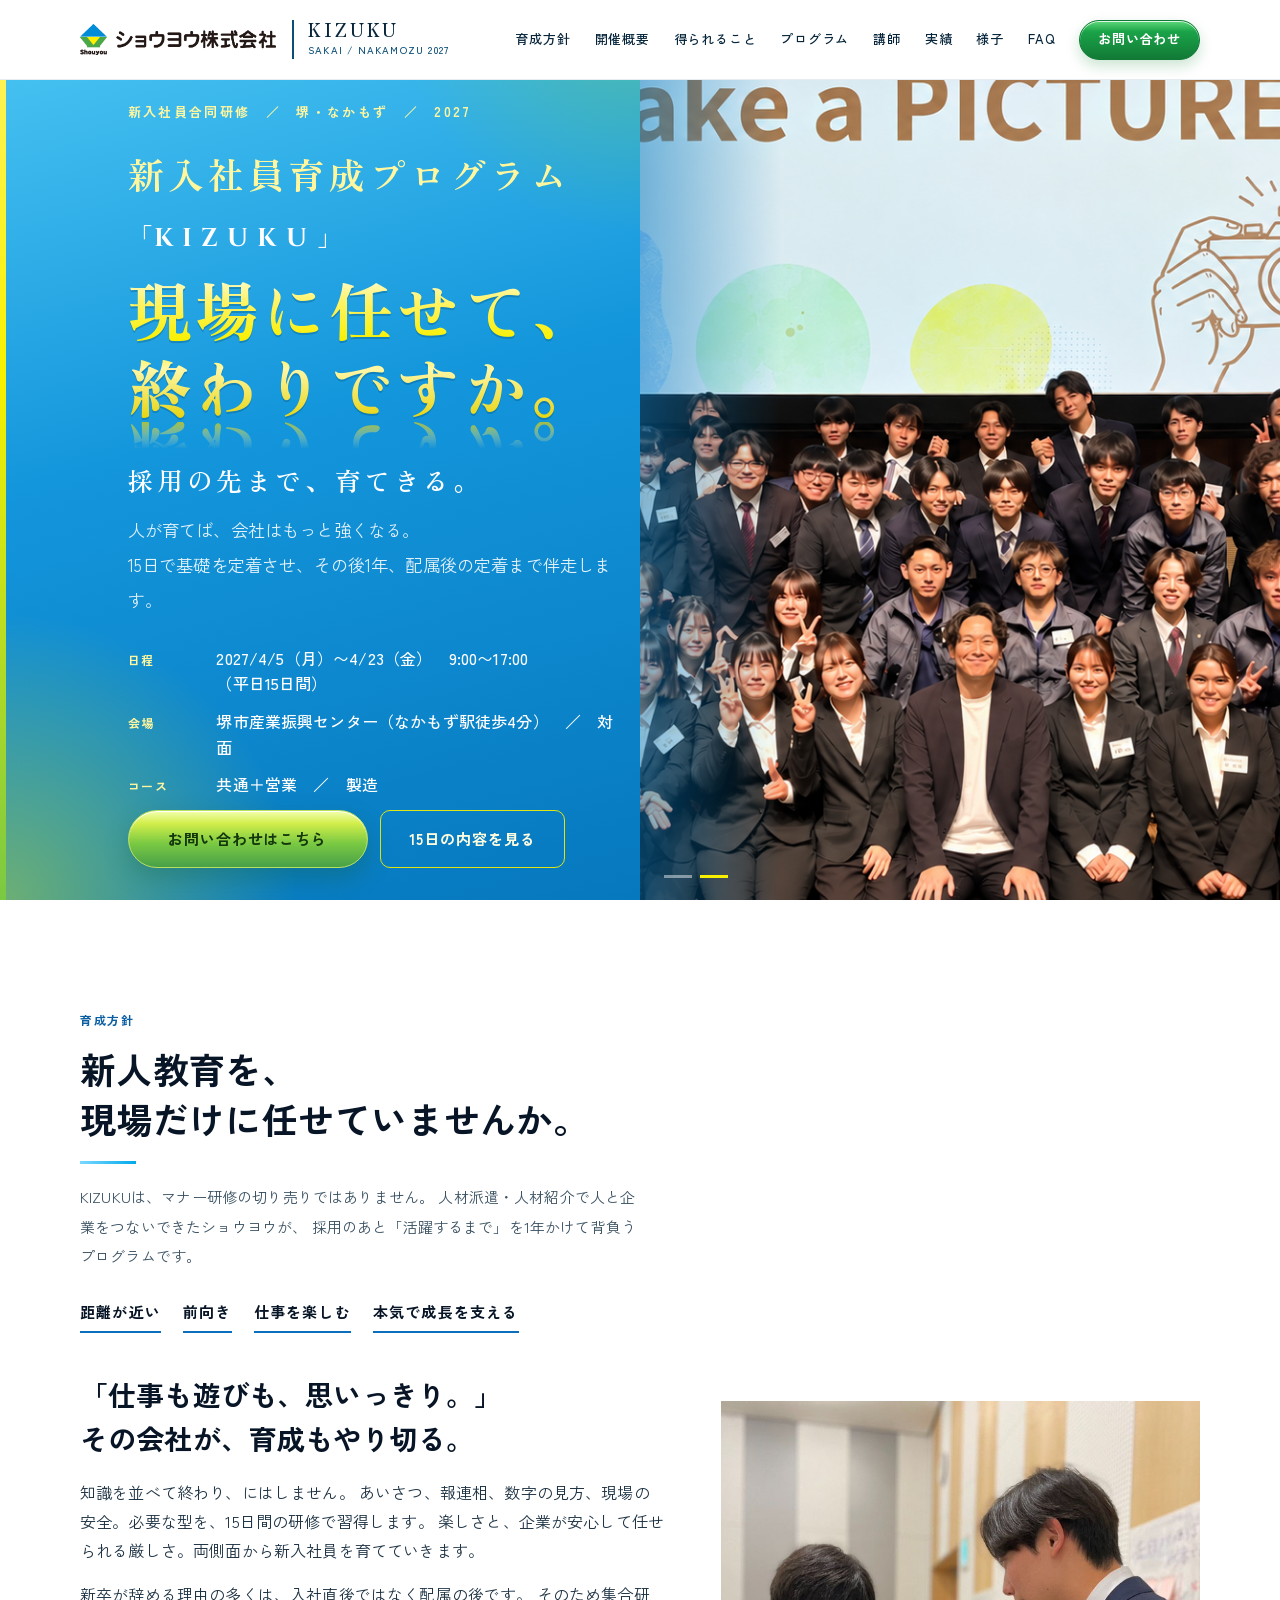
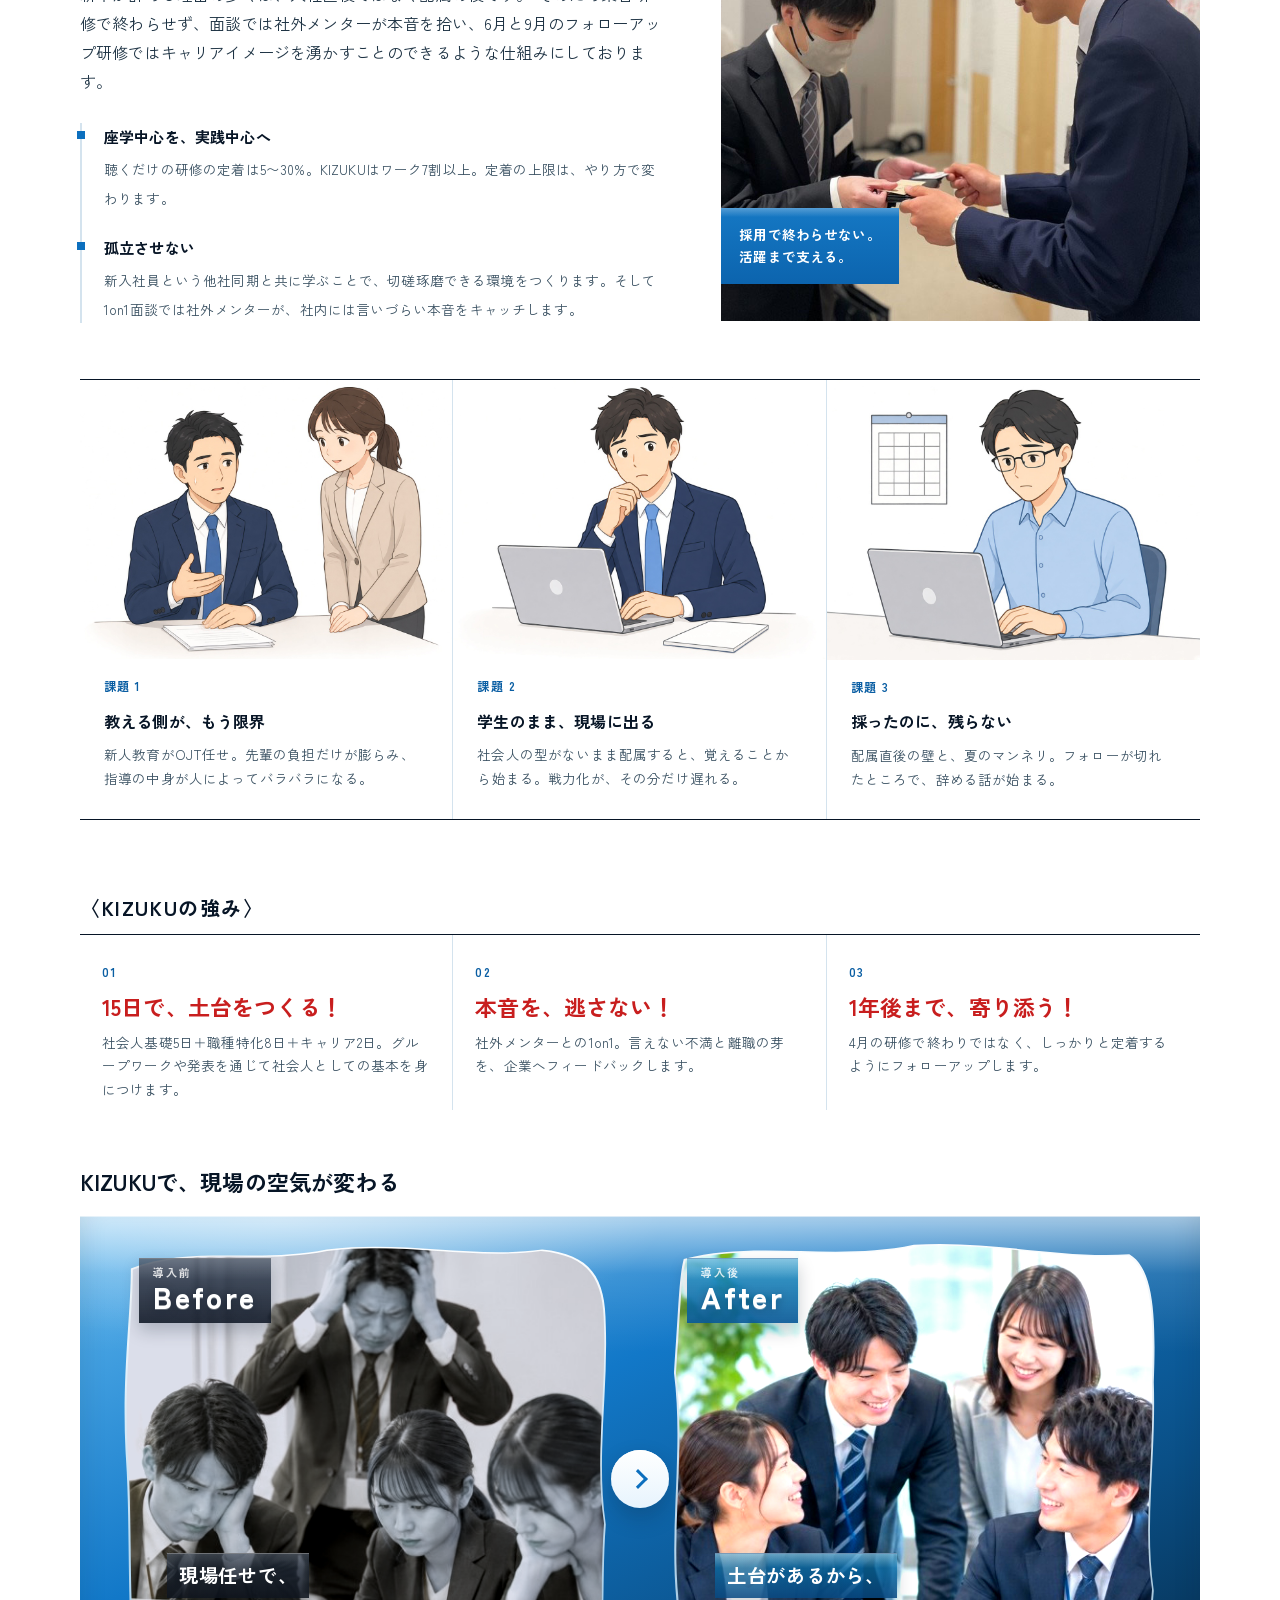
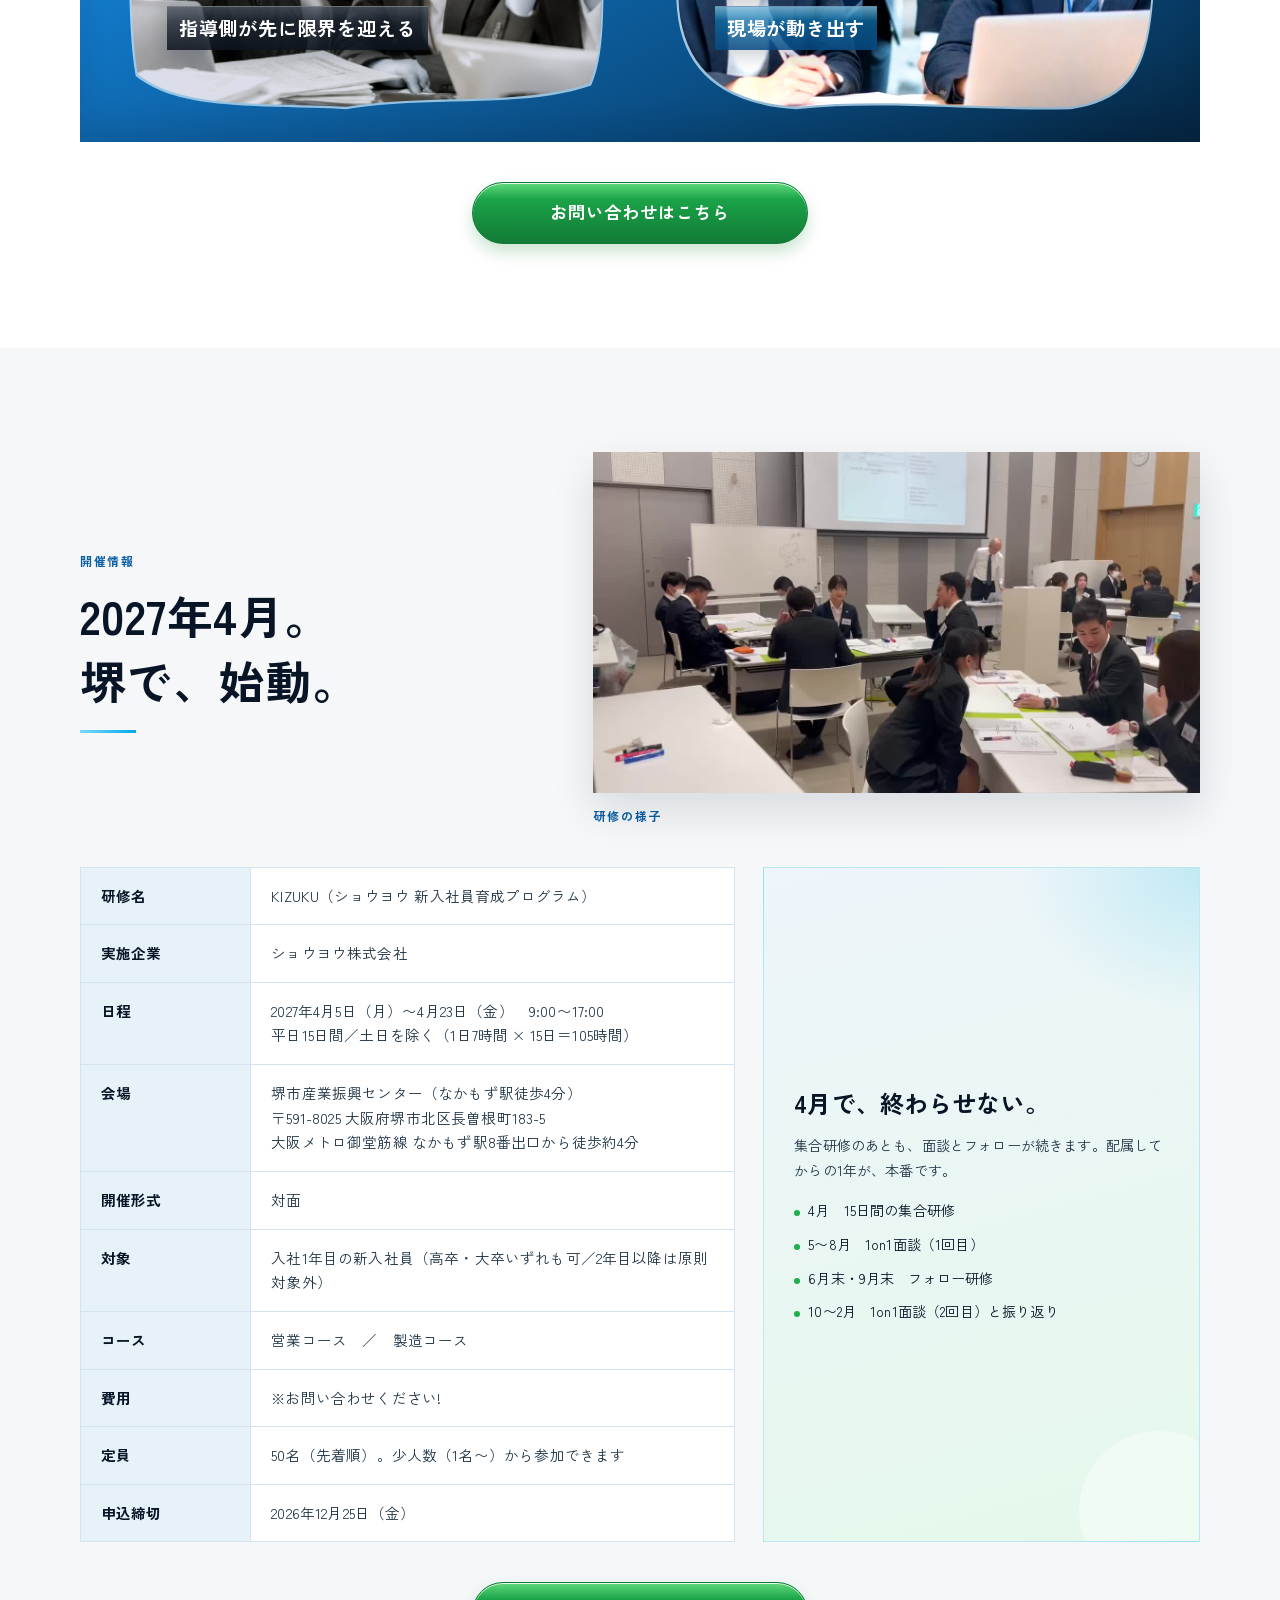
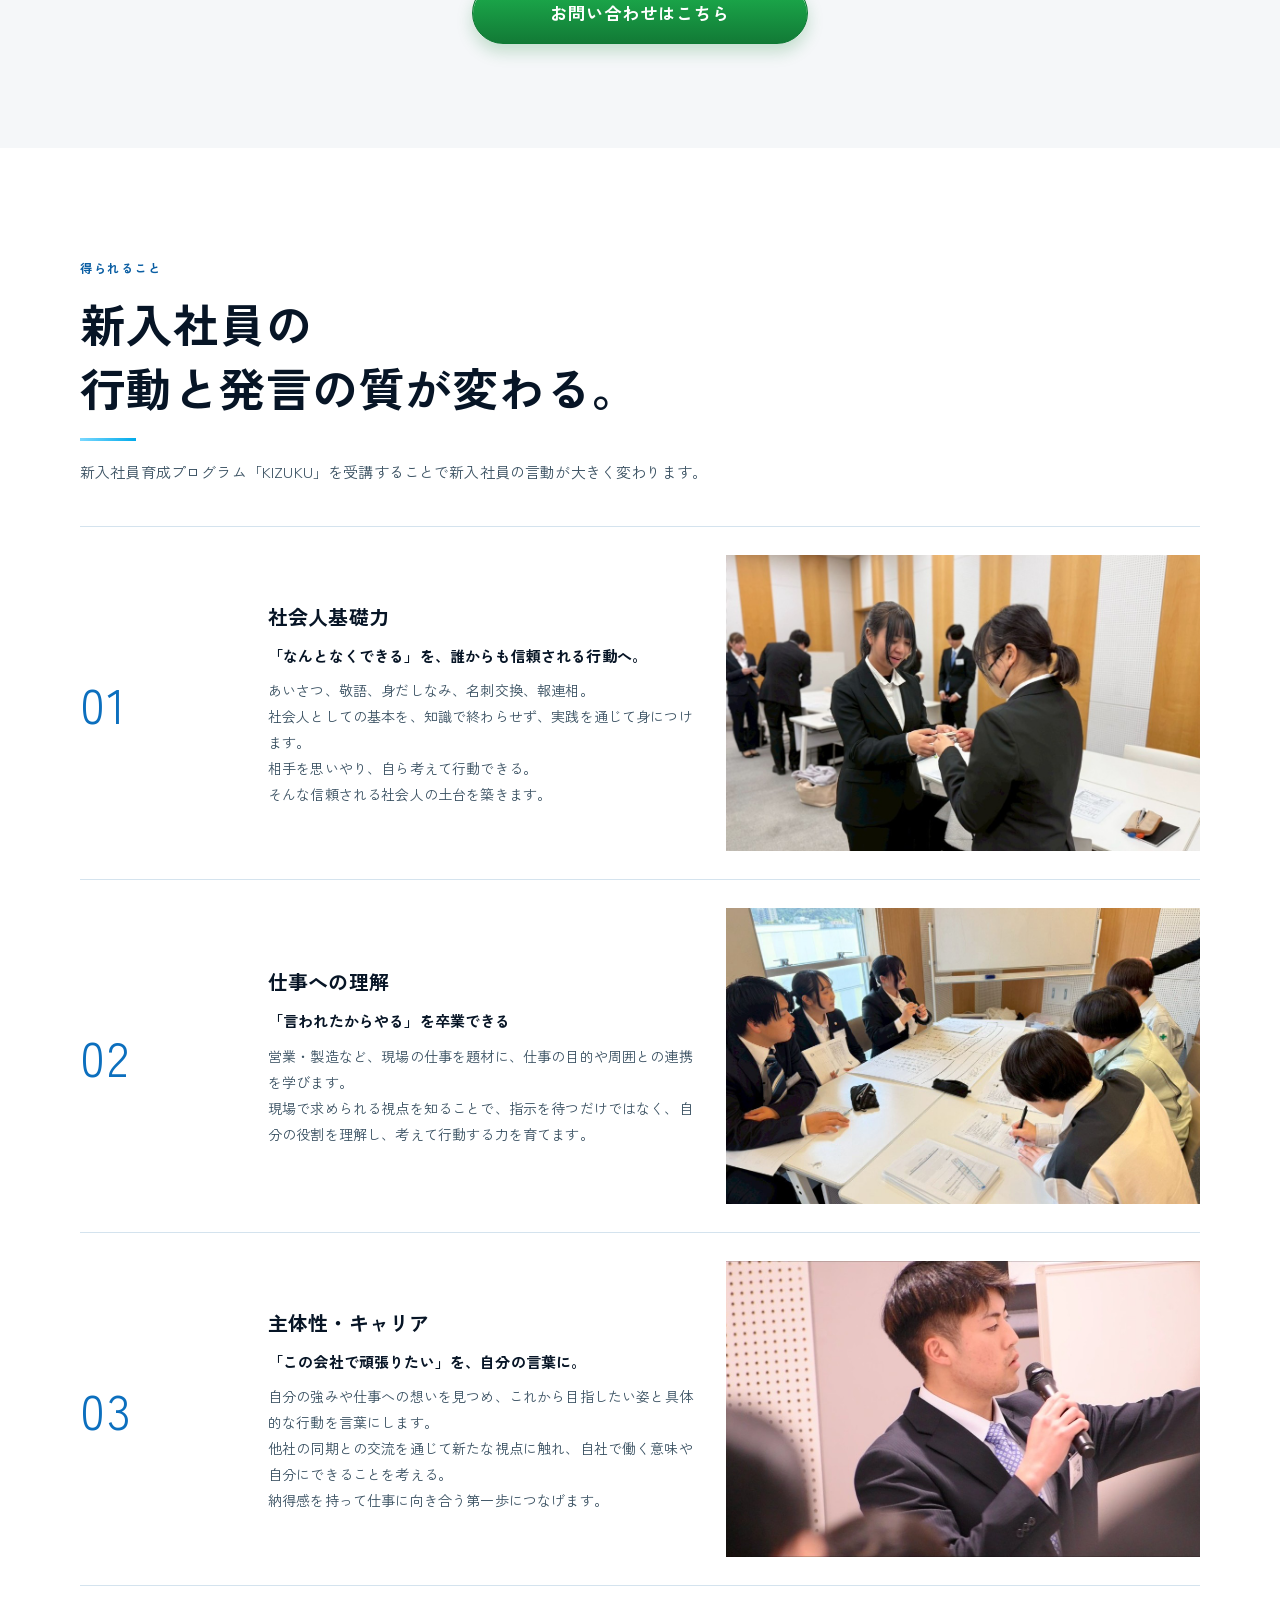
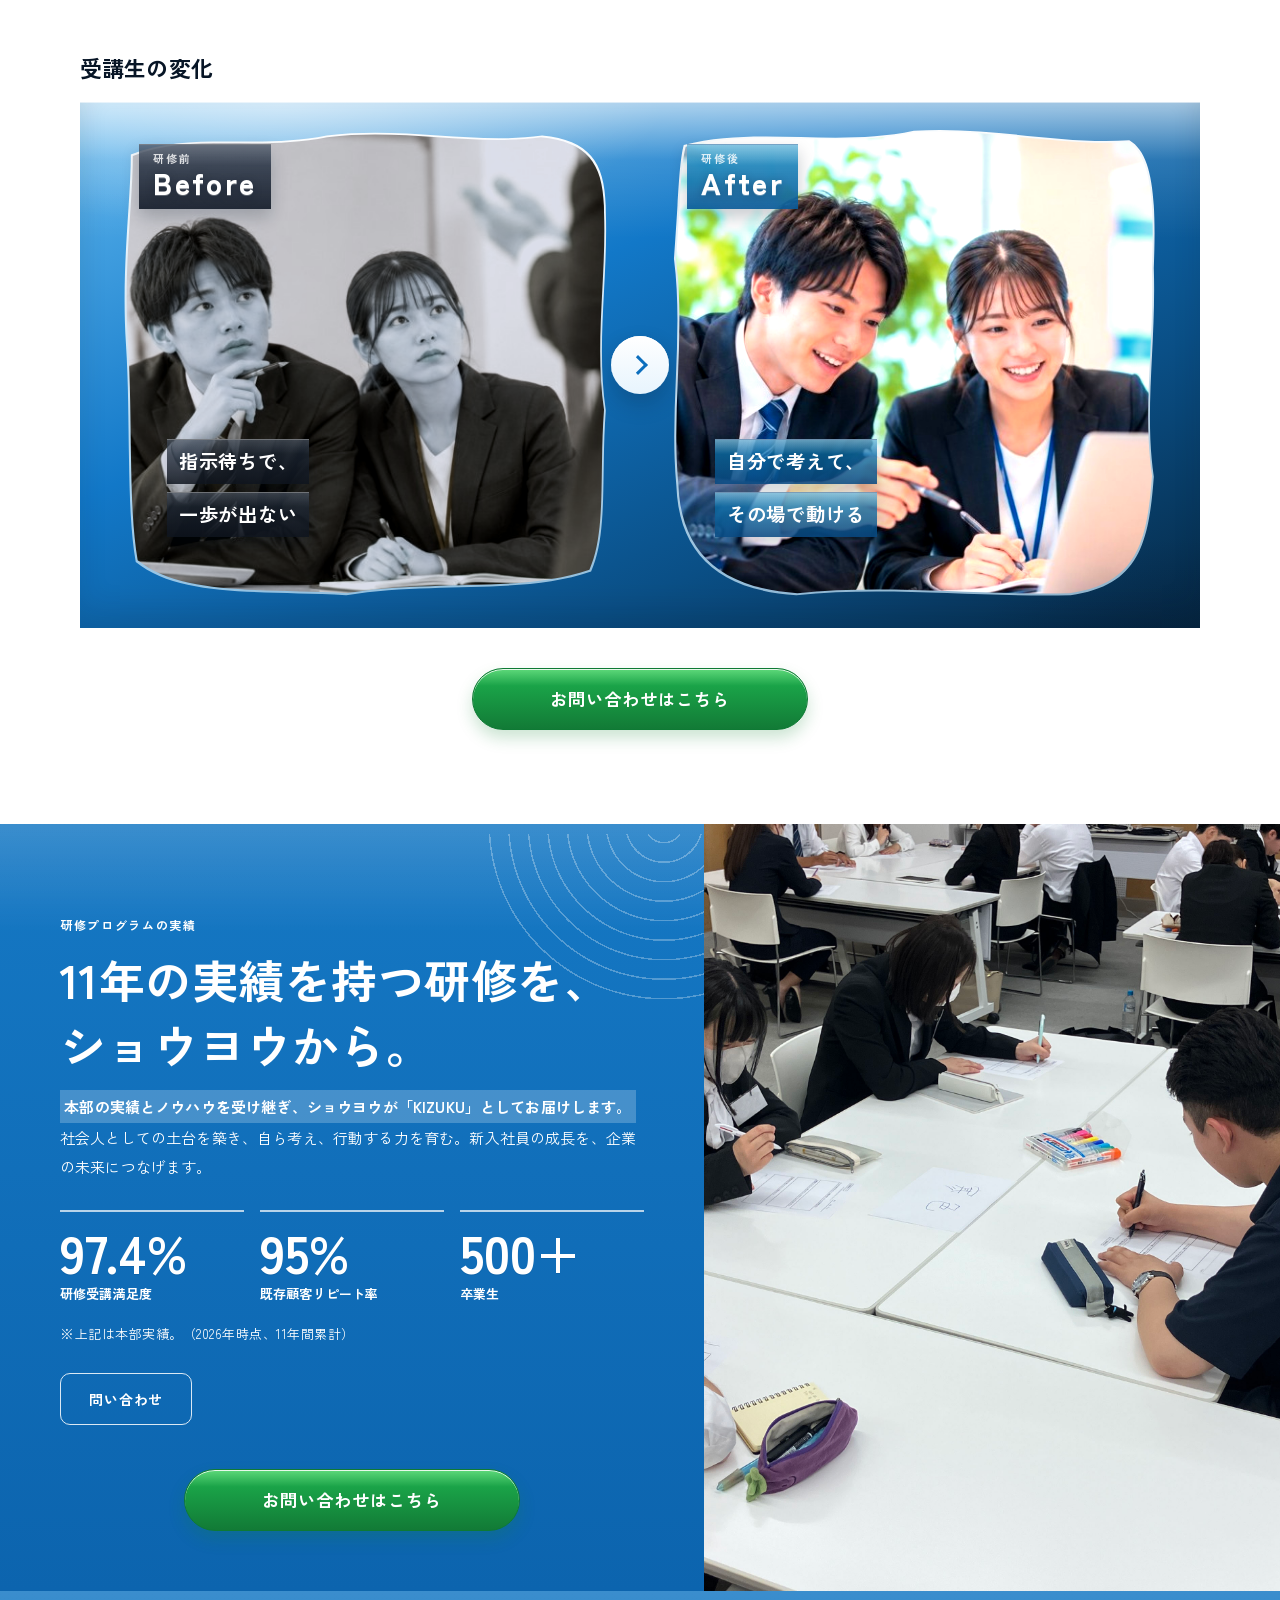
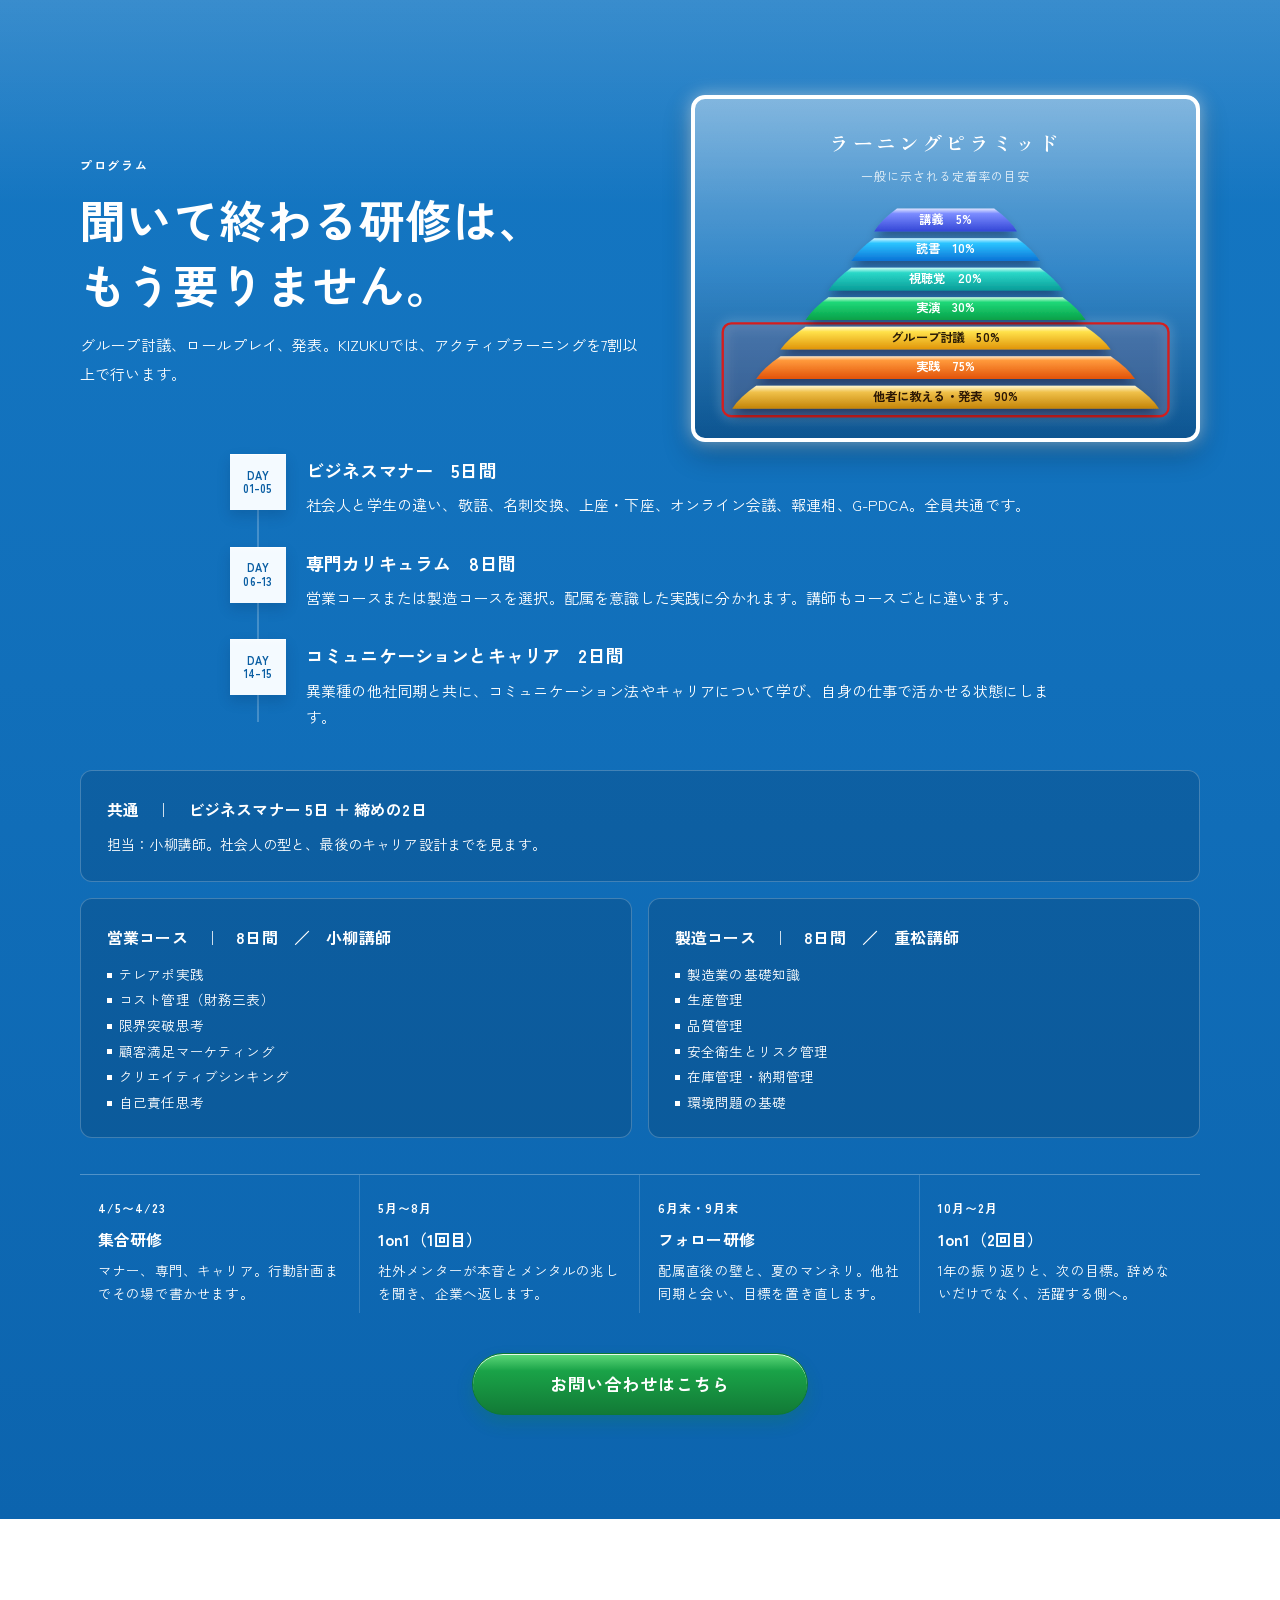
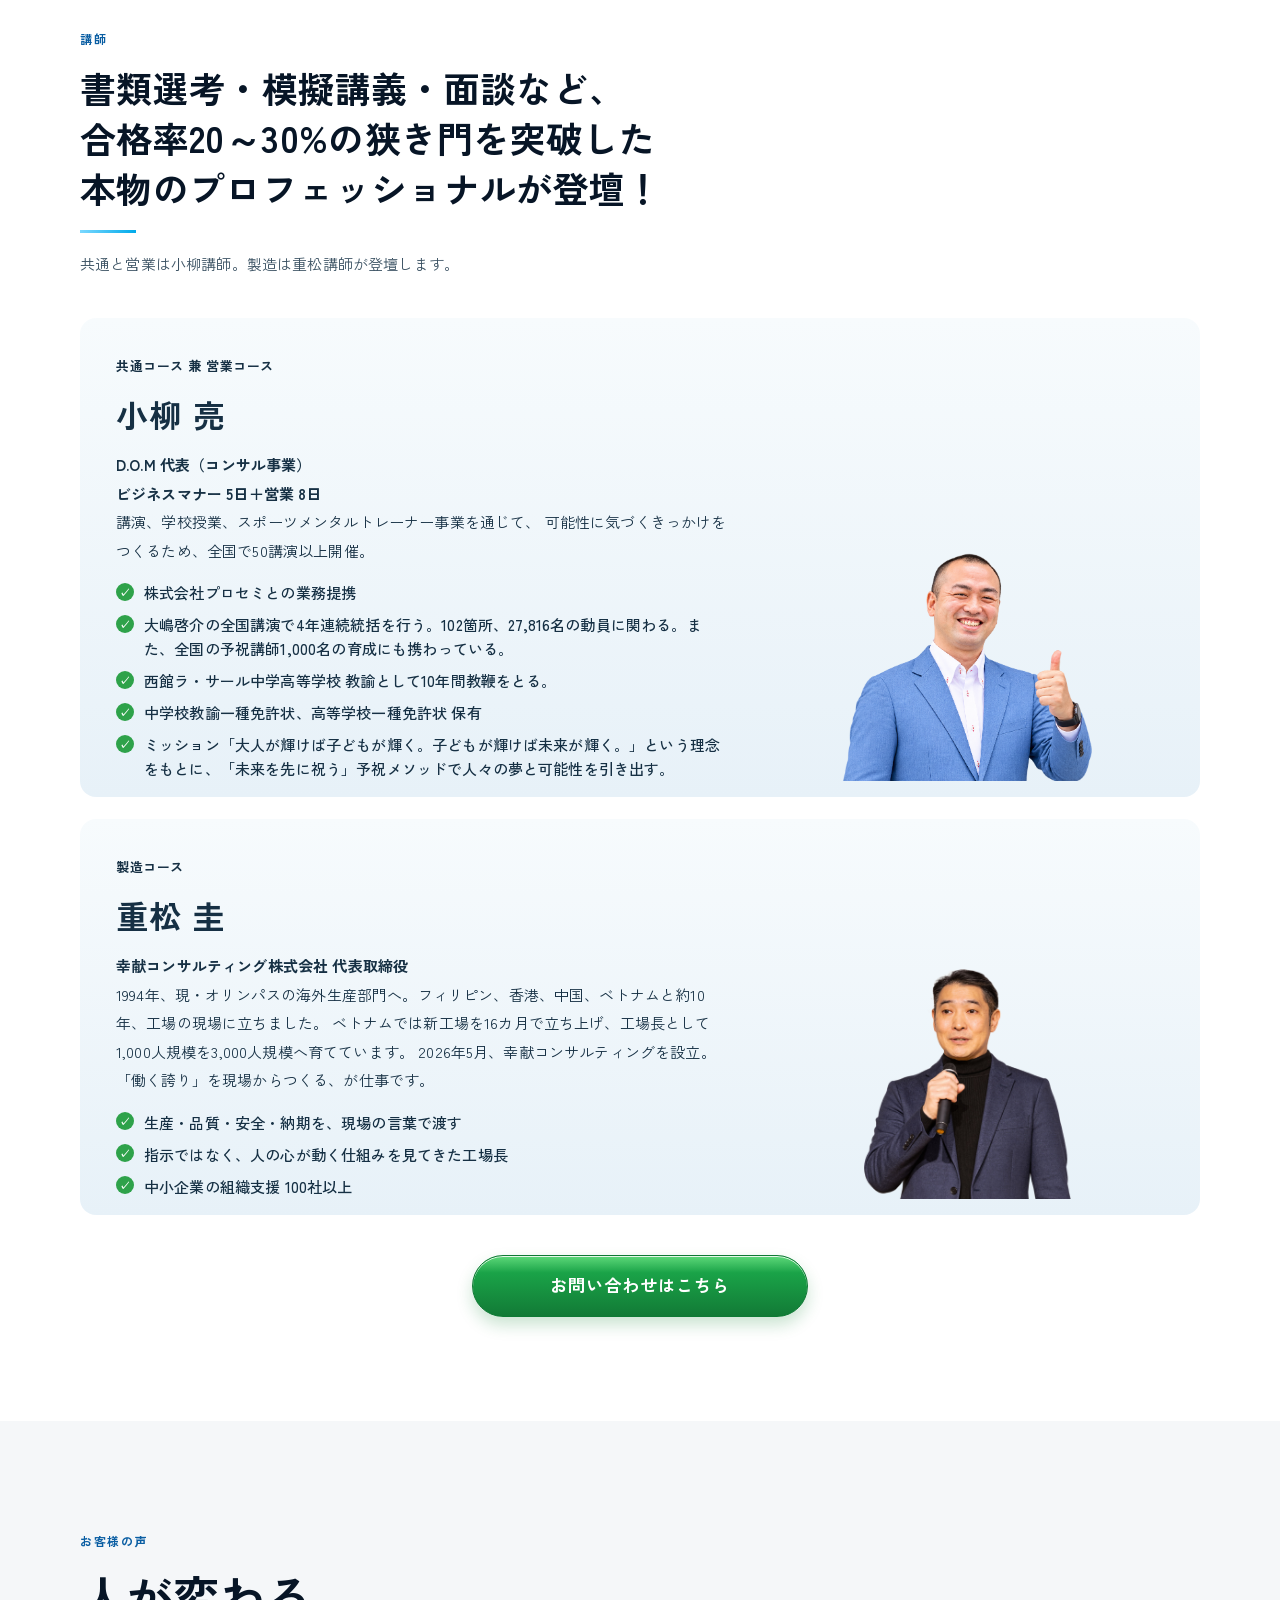
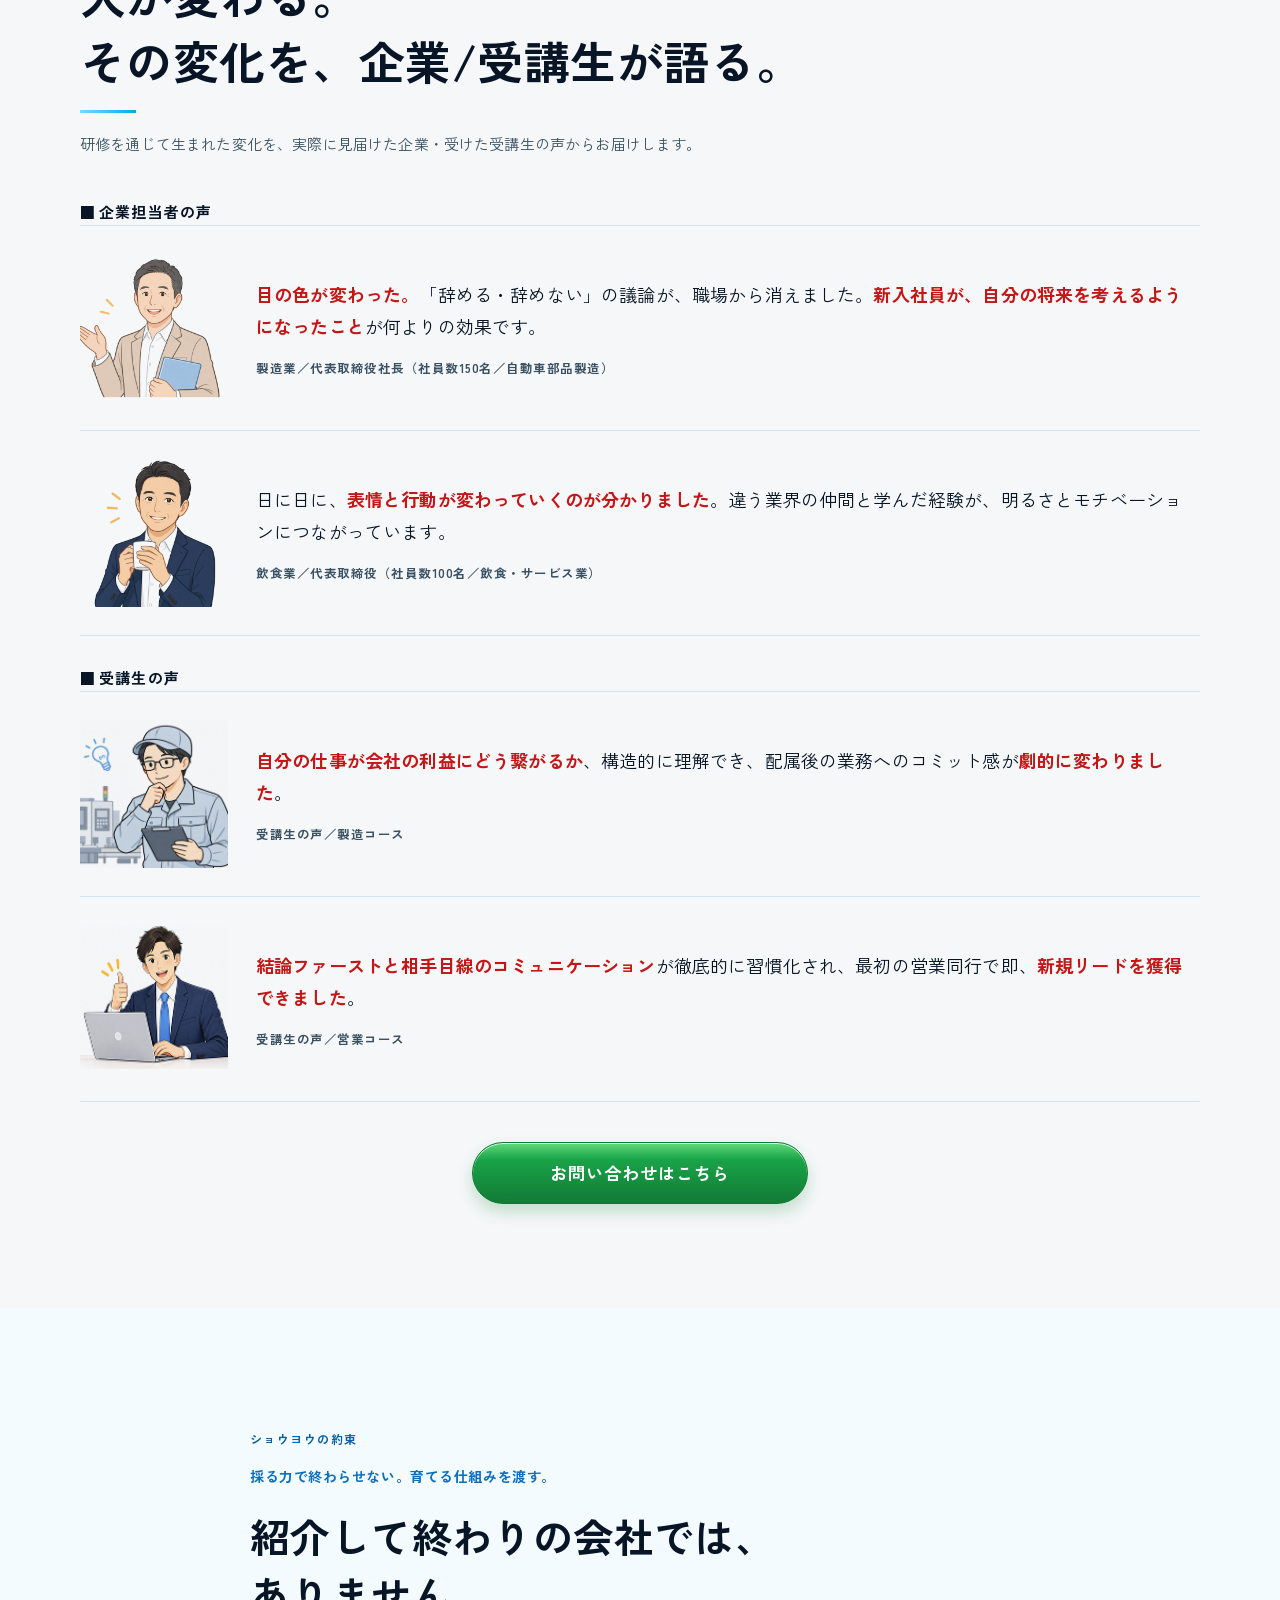
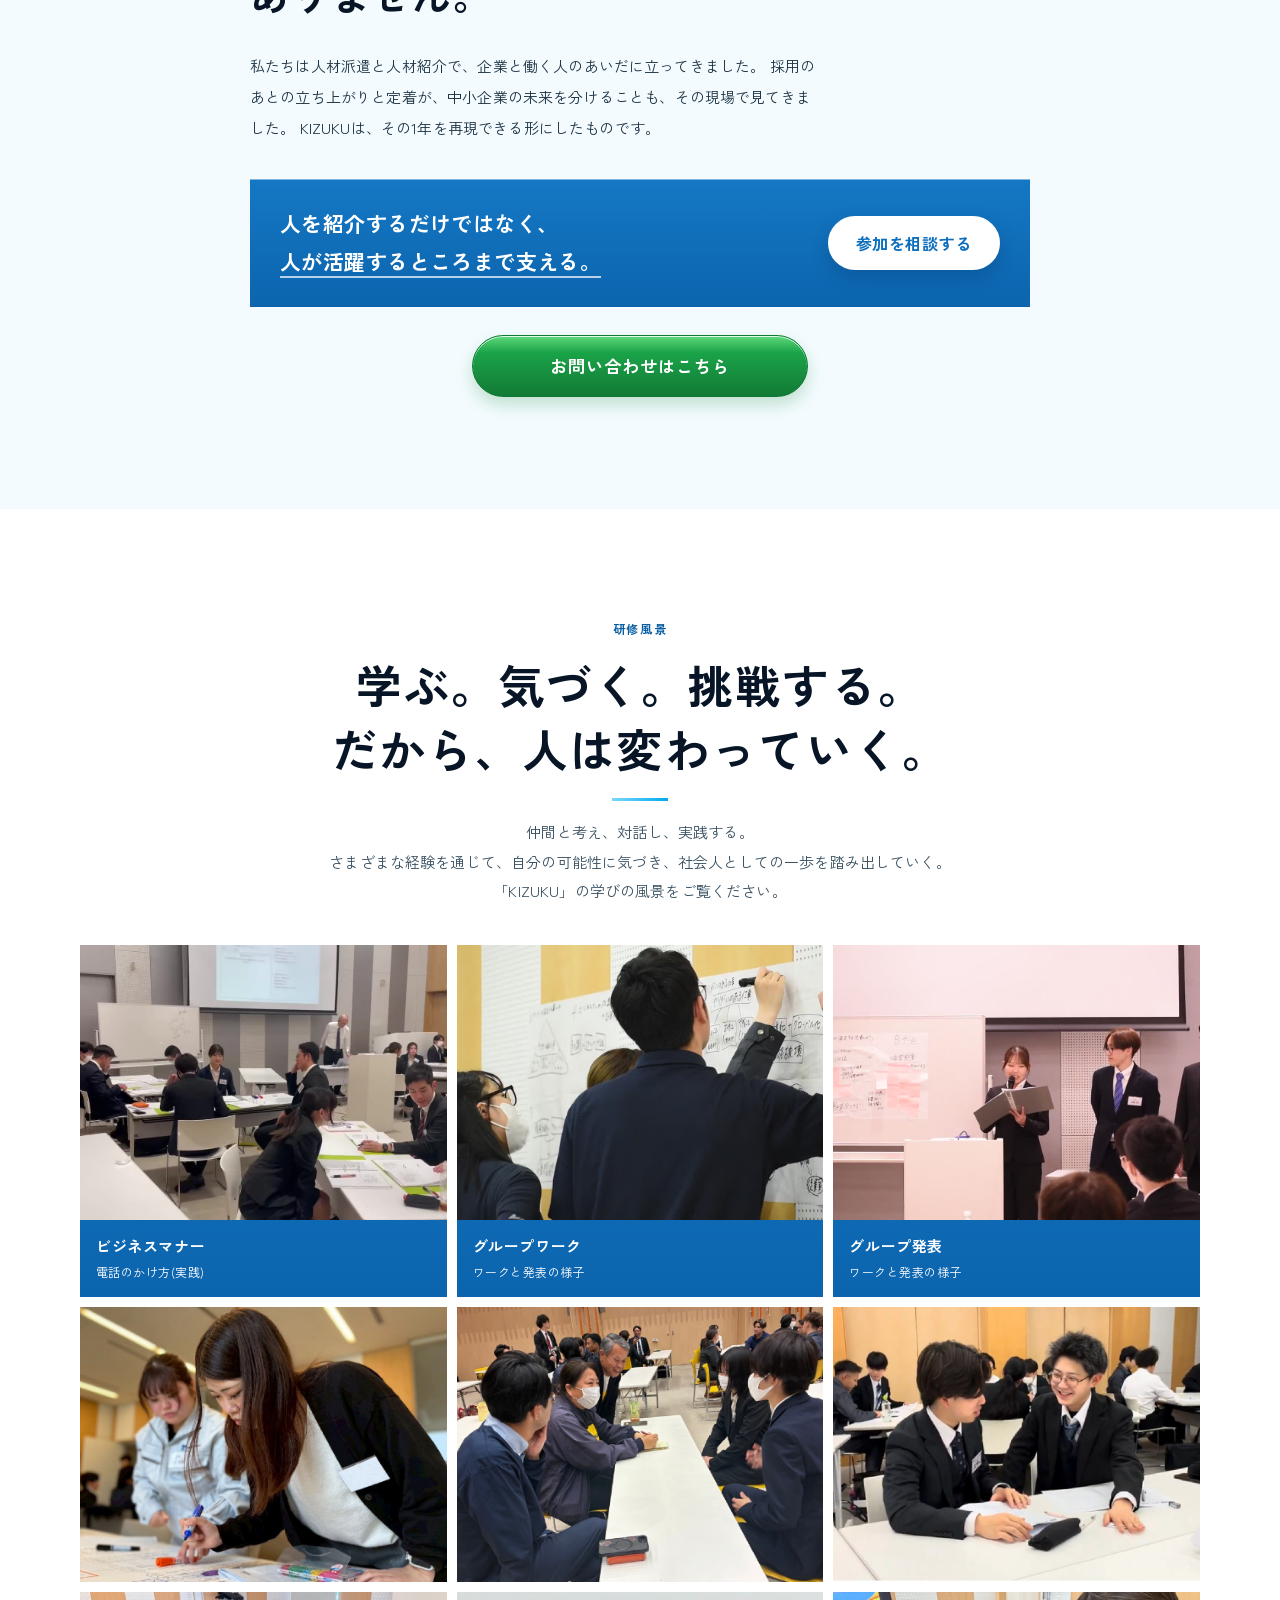
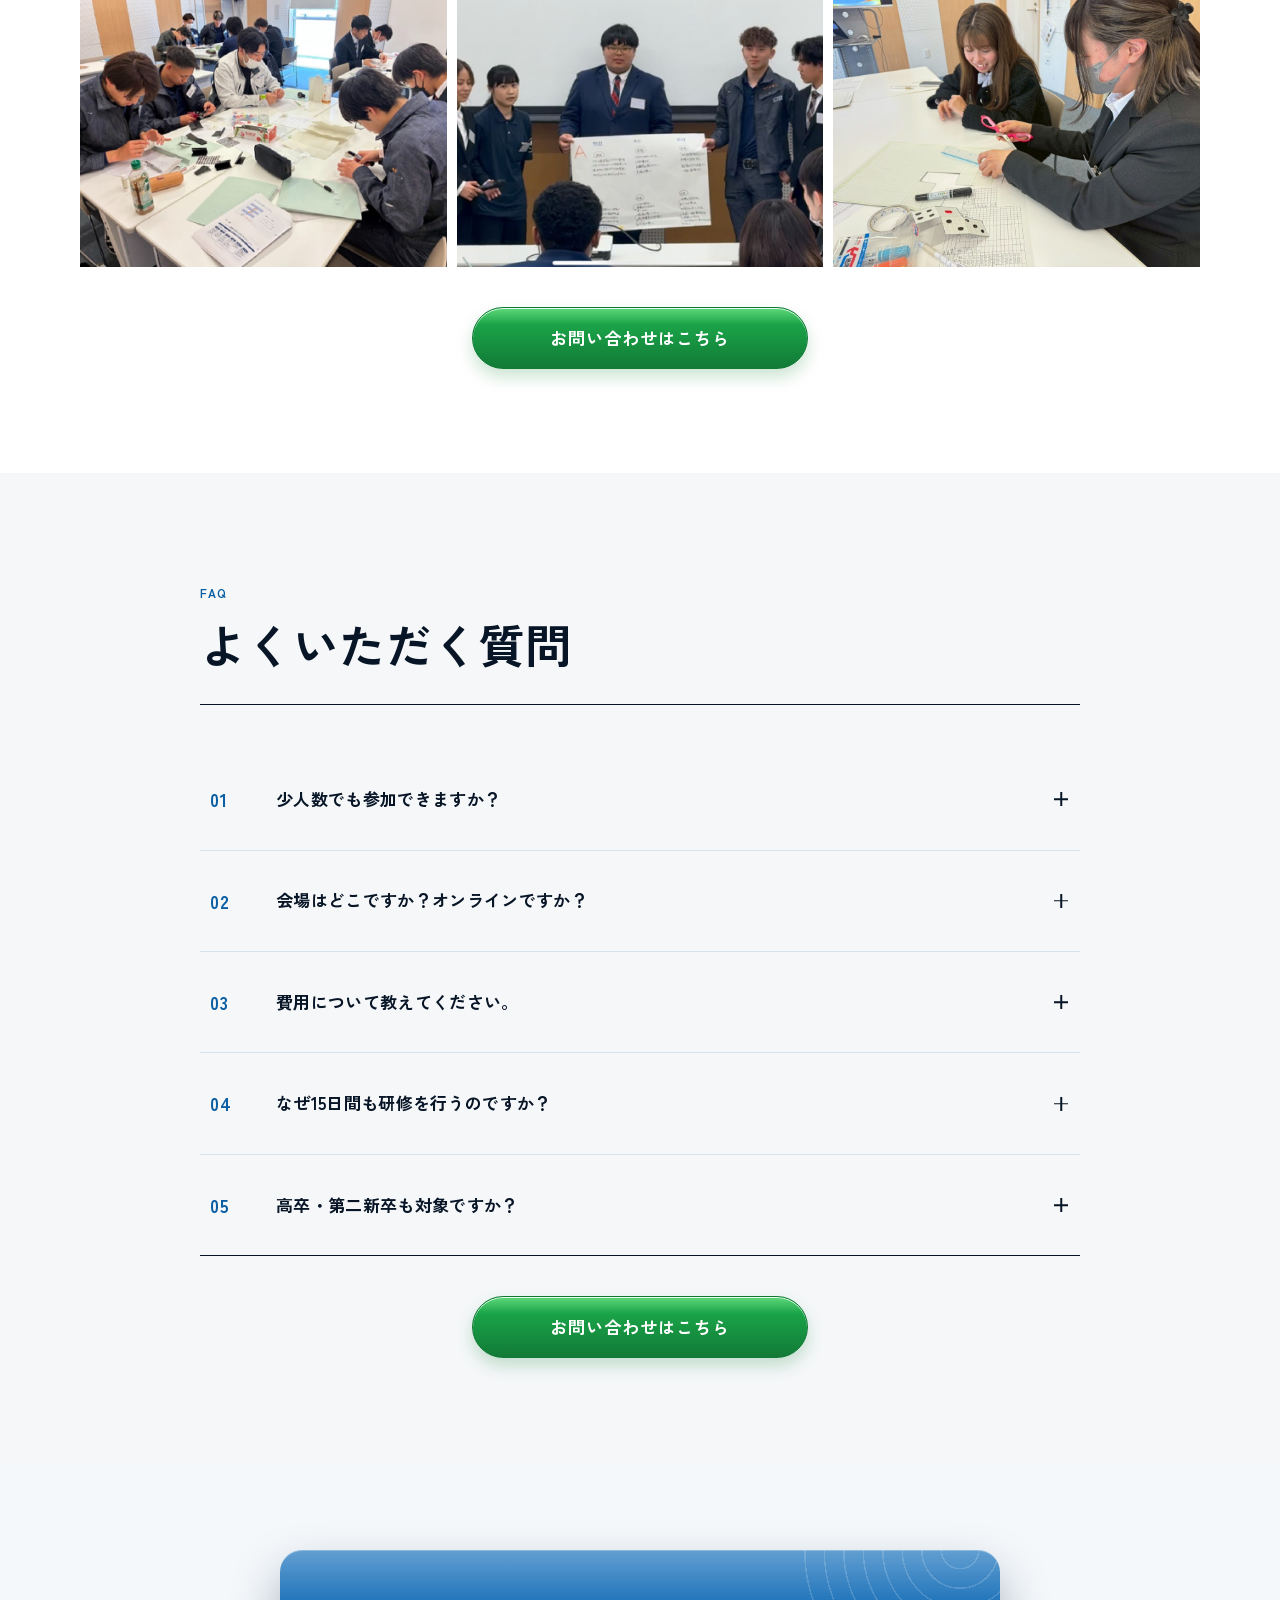
<file: index.html>
<!DOCTYPE html>
<html lang="ja">
<head>
  <meta charset="UTF-8">
  <meta name="viewport" content="width=device-width, initial-scale=1.0">
  <title>KIZUKU｜ショウヨウの新入社員育成プログラム【堺・なかもず】</title>
  <meta name="description" content="採って終わりにしない。15日間の集合研修と1年間の伴走で、新卒を現場で動ける人材にする。ショウヨウの新入社員育成プログラムKIZUKU。2027年4月、堺市産業振興センター（なかもず駅徒歩4分）。">
  <meta property="og:title" content="KIZUKU｜ショウヨウの新入社員育成プログラム">
  <meta property="og:description" content="人が育てば、会社はもっと強くなる。堺・なかもずから始まる、1年間の新入社員育成。">
  <meta property="og:type" content="website">
  <meta property="og:locale" content="ja_JP">
  <link rel="preconnect" href="https://fonts.googleapis.com">
  <link rel="preconnect" href="https://fonts.gstatic.com" crossorigin>
  <link href="https://fonts.googleapis.com/css2?family=Cinzel:wght@600;700&family=IBM+Plex+Sans+JP:wght@400;500;600;700&family=Zen+Kaku+Gothic+New:wght@500;700&family=Zen+Old+Mincho:wght@500;600;700;900&display=swap" rel="stylesheet">
  <link rel="stylesheet" href="css/style.css?v=form5">
</head>
<body>
  <header class="header" id="header">
    <div class="wrap header__in">
      <a class="logo" href="#top">
        <img src="assets/logo/shouyou-logo.png" width="138" height="44" alt="ショウヨウ株式会社">
        <span class="logo__k">
          <b>KIZUKU</b>
          <span>SAKAI / NAKAMOZU 2027</span>
        </span>
      </a>
      <nav class="nav" aria-label="メインメニュー">
        <a href="#why">育成方針</a>
        <a href="#overview">開催概要</a>
        <a href="#benefits">得られること</a>
        <a href="#program">プログラム</a>
        <a href="#instructor">講師</a>
        <a href="#voices">実績</a>
        <a href="#gallery">様子</a>
        <a href="#faq">FAQ</a>
        <a class="nav__cta" href="contact.html">お問い合わせ</a>
      </nav>
      <button class="menu-btn" type="button" aria-label="メニューを開く" aria-expanded="false" aria-controls="spnav">
        <span></span><span></span><span></span>
      </button>
    </div>
    <nav class="spnav" id="spnav" aria-label="スマートフォン用メニュー">
      <div class="spnav__in">
        <ul class="spnav__list">
          <li><a href="#why"><span>育成方針</span></a></li>
          <li><a href="#overview"><span>開催概要</span></a></li>
          <li><a href="#benefits"><span>得られること</span></a></li>
          <li><a href="#program"><span>プログラム</span></a></li>
          <li><a href="#instructor"><span>講師</span></a></li>
          <li><a href="#voices"><span>実績</span></a></li>
          <li><a href="#gallery"><span>様子</span></a></li>
          <li><a href="#faq"><span>FAQ</span></a></li>
        </ul>
        <div class="spnav__foot">
          <a class="btn btn--cyan" href="contact.html">お問い合わせ</a>
          <a class="spnav__corp" href="https://www.shouyou.co.jp/" target="_blank" rel="noopener">コーポレートサイト</a>
        </div>
      </div>
    </nav>
  </header>

  <main id="top">
    <section class="hero" aria-label="ファーストビュー">
      <div class="hero__pane fade">
        <p class="hero__mark"><span class="sp-ib">新入社員合同研修</span>　／　<span class="sp-ib">堺・なかもず</span>　／　<span class="sp-ib">2027</span></p>
        <p class="hero__program">新入社員育成プログラム</p>
        <p class="hero__brand">「<span>KIZUKU</span>」</p>
        <h1 class="hero__catch">
          <span class="hero__gold">現場に任せて、<br>終わりですか。</span>
          <span class="hero__reflect" aria-hidden="true">
            <span class="hero__gold hero__gold--mirror">終わりですか。</span>
          </span>
        </h1>
        <p class="hero__sub"><span class="sp-ib">採用の先まで、</span><span class="sp-ib">育てきる。</span></p>
        <p class="hero__lead">
          <span class="sp-ib">人が育てば、</span><span class="sp-ib">会社はもっと強くなる。</span><br>
          <span class="sp-ib">15日で基礎を定着させ、</span><span class="sp-ib">その後1年、</span><span class="sp-ib">配属後の定着まで伴走します。</span>
        </p>
        <dl class="hero__facts">
          <div><dt>日程</dt><dd>2027/4/5（月）〜4/23（金）　9:00〜17:00<span class="nowrap">（平日15日間）</span></dd></div>
          <div><dt>会場</dt><dd>堺市産業振興センター<span class="sp-ib">（なかもず駅徒歩4分）</span>　／　対面</dd></div>
          <div><dt>コース</dt><dd>共通＋営業　／　製造</dd></div>
        </dl>
        <div class="hero__acts">
          <a class="btn btn--gold btn--wide" href="contact.html">お問い合わせはこちら</a>
          <a class="btn btn--gold-ghost" href="#program">15日の内容を見る</a>
        </div>
      </div>
      <div class="hero__shot">
        <div class="hero__slides">
          <img class="is-on" src="assets/gallery/hero-room.jpg" alt="研修会場でワークに取り組む新入社員" width="1200" height="900">
          <img src="assets/gallery/hero-group.jpg" alt="研修の集合写真" width="1200" height="900">
        </div>
        <div class="hero__shot-veil" aria-hidden="true"></div>
        <div class="hero__dots" role="tablist" aria-label="写真の切り替え">
          <button class="hero__dot is-on" type="button" aria-label="研修会場"></button>
          <button class="hero__dot" type="button" aria-label="集合写真"></button>
        </div>
      </div>
    </section>

    <section class="sec" id="why">
      <div class="wrap">
        <div class="head fade">
          <p class="kicker">育成方針</p>
          <h2 class="ttl ttl--display">新人教育を、<br><span class="nowrap">現場だけに任せていませんか。</span></h2>
          <hr class="rule">
          <p class="desc" style="margin-top:18px">
            KIZUKUは、マナー研修の切り売りでは<span class="sp-nw">ありません。</span>
            <span class="sp-nw">人材派遣・人材紹介で</span>人と企業をつないできた<span class="sp-nw">ショウヨウが、</span>
            採用のあと「活躍するまで」を<span class="sp-nw">1年かけて</span><span class="sp-nw">背負うプログラムです。</span>
          </p>
          <ul class="traits fade" aria-label="ショウヨウらしさ">
            <li>距離が近い</li>
            <li>前向き</li>
            <li>仕事を楽しむ</li>
            <li>本気で成長を支える</li>
          </ul>
        </div>

        <div class="why fade">
          <div class="why__text">
            <h3><span class="sp-ib">「仕事も遊びも、</span><span class="sp-ib">思いっきり。」</span><br><span class="sp-ib">その会社が、</span><span class="sp-ib">育成もやり切る。</span></h3>
            <p>
              知識を並べて終わり、にはしません。
              <span class="sp-nw">あいさつ、</span>報連相、数字の見方、<span class="sp-nw">現場の安全。</span><span class="sp-nw">必要な型を、</span>15日間の研修で<span class="sp-nw">習得します。</span>
              楽しさと、企業が安心して任せられる厳しさ。両側面から新入社員を<span class="sp-nw">育てていきます。</span>
            </p>
            <p>
              新卒が辞める理由の多くは、入社直後では<span class="sp-nw">なく配属の後です。</span>
              そのため集合研修で<span class="sp-nw">終わらせず、</span>面談では社外メンターが本音を拾い、<span class="sp-nw">6月と9月の</span>フォローアップ研修では<span class="sp-nw">キャリアイメージ</span>を湧かすことの<span class="sp-nw">できるような</span><span class="sp-nw">仕組みにしております。</span>
            </p>
            <ul class="rail">
              <li>
                <strong>座学中心を、実践中心へ</strong>
                <span>聴くだけの研修の定着は5〜30%。KIZUKUは<span class="sp-nw">ワーク7割以上。</span>定着の上限は、やり方で<span class="sp-nw">変わります。</span></span>
              </li>
              <li>
                <strong>孤立させない</strong>
                <span>新入社員という他社同期と共に学ぶことで、<span class="sp-nw">切磋琢磨</span>できる環境をつくります。そして<span class="sp-nw">1on1面談では</span><span class="sp-nw">社外メンター</span>が、<span class="sp-nw">社内には</span>言いづらい<span class="sp-nw">本音をキャッチします。</span></span>
              </li>
            </ul>
          </div>
          <div class="why__visual">
            <img src="assets/gallery/why-cards.jpg" alt="名刺を交わし合う受講生" width="1024" height="768">
            <p class="why__caption">採用で終わらせない。<br>活躍まで支える。</p>
          </div>
        </div>

        <div class="issues fade">
          <article>
            <figure class="issues__illust">
              <img src="assets/img/issue-1.jpg" alt="指導に追われ限界を迎える先輩社員" width="1024" height="768">
            </figure>
            <em>課題 1</em>
            <h4>教える側が、もう限界</h4>
            <p>新人教育がOJT任せ。先輩の<span class="sp-nw">負担だけが</span><span class="sp-nw">膨らみ、</span>指導の中身が人によって<span class="sp-nw">バラバラになる。</span></p>
          </article>
          <article>
            <figure class="issues__illust">
              <img src="assets/img/issue-2.jpg" alt="社会人の型がないまま現場に立つ新卒" width="1024" height="768">
            </figure>
            <em>課題 2</em>
            <h4>学生のまま、現場に出る</h4>
            <p>社会人の型がないまま配属すると、<span class="sp-nw">覚えることから</span>始まる。戦力化が、<span class="sp-nw">その分だけ</span><span class="sp-nw">遅れる。</span></p>
          </article>
          <article>
            <figure class="issues__illust">
              <img src="assets/img/issue-3.jpg" alt="フォローが切れ離職が進む空席" width="1024" height="768">
            </figure>
            <em>課題 3</em>
            <h4>採ったのに、残らない</h4>
            <p>配属直後の壁と、夏のマンネリ。<span class="sp-nw">フォローが</span>切れたところで、辞める話が<span class="sp-nw">始まる。</span></p>
          </article>
        </div>

        <p class="powers__label fade">〈KIZUKUの強み〉</p>
        <div class="powers fade">
          <article>
            <em>01</em>
            <h3>15日で、土台をつくる！</h3>
            <p>社会人基礎5日＋職種特化8日＋キャリア2日。<span class="sp-nw">グループワーク</span>や発表を通じて社会人としての<span class="sp-nw">基本を身につけます。</span></p>
          </article>
          <article>
            <em>02</em>
            <h3>本音を、逃さない！</h3>
            <p>社外メンターとの1on1。言えない不満と<span class="sp-nw">離職の芽を、</span>企業へ<span class="sp-nw">フィードバックします。</span></p>
          </article>
          <article>
            <em>03</em>
            <h3>1年後まで、寄り添う！</h3>
            <p>4月の研修で終わりではなく、<span class="sp-nw">しっかりと</span><span class="sp-nw">定着するように</span><span class="sp-nw">フォローアップします。</span></p>
          </article>
        </div>

        <div class="vbanner vbanner--compare fade">
          <svg class="vbanner__defs" aria-hidden="true" focusable="false">
            <defs>
              <mask id="vb-brush-a" maskContentUnits="objectBoundingBox">
                <path fill="white" d="M.02.06 C.14.01.28.05.42.02 C.58.0.72.04.86.02 C.96.03.99.08.99.18 C.995.32.97.46.99.6 C.98.74.995.86.96.94 C.82.99.64.96.46.99 C.28.98.12.995.03.92 C.01.8.02.62.01.46 C.0.3.02.16.02.06Z"/>
              </mask>
              <mask id="vb-brush-b" maskContentUnits="objectBoundingBox">
                <path fill="white" d="M.03.04 C.18.0.34.045.5.01 C.66.0.8.04.94.03 C.99.06.995.16.99.3 C.995.46.97.6.99.74 C.98.88.96.97.82.99 C.64.995.44.97.26.99 C.1.98.02.9.015.76 C.0.6.03.44.01.28 C.02.14.02.08.03.04Z"/>
              </mask>
            </defs>
          </svg>
          <div class="vbanner__head">
            <h3><span class="sp-ib">KIZUKUで、</span><span class="sp-ib">現場の空気が変わる</span></h3>
          </div>
          <div class="vbanner__split">
            <figure class="vbanner__pane vbanner__pane--before">
              <div class="vbanner__frame">
                <span class="vbanner__paint" aria-hidden="true"></span>
                <img src="assets/img/vbanner-before.jpg" alt="現場任せで指導側が限界を迎える様子" width="507" height="682">
                <p class="vbanner__index"><span>導入前</span><b>Before</b></p>
                <figcaption>
                  <span>現場任せで、</span>
                  <span>指導側が先に限界を迎える</span>
                </figcaption>
              </div>
            </figure>
            <div class="vbanner__arrow" aria-hidden="true"><span></span></div>
            <figure class="vbanner__pane vbanner__pane--after">
              <div class="vbanner__frame">
                <span class="vbanner__paint" aria-hidden="true"></span>
                <img src="assets/img/vbanner-after.jpg" alt="土台があり現場が動き出す様子" width="507" height="682">
                <p class="vbanner__index"><span>導入後</span><b>After</b></p>
                <figcaption>
                  <span>土台があるから、</span>
                  <span>現場が動き出す</span>
                </figcaption>
              </div>
            </figure>
          </div>
        </div>
        <p class="sec-inquiry fade"><a class="btn btn--cyan" href="contact.html">お問い合わせはこちら</a></p>
      </div>
    </section>

    <section class="sec sec--smoke" id="overview">
      <div class="wrap">
        <div class="overview-lead fade">
          <div class="head">
            <p class="kicker">開催情報</p>
            <h2 class="ttl ttl--display">2027年4月。<br>堺で、始動。</h2>
            <hr class="rule">
          </div>
          <figure class="overview-film">
            <div class="overview-film__frame">
              <img class="overview-film__still" src="assets/video/training-scene.jpg" alt="机を囲んで学ぶ受講生" width="1280" height="720">
              <video class="overview-film__video" autoplay muted loop playsinline preload="auto" poster="assets/video/training-scene.jpg">
                <source src="assets/video/training-scene.mp4" type="video/mp4">
              </video>
            </div>
            <figcaption>研修の様子</figcaption>
          </figure>
        </div>
        <div class="overview fade">
          <div class="sheet">
            <table>
              <tbody>
                <tr><th scope="row">研修名</th><td>KIZUKU（ショウヨウ <span class="sp-ib">新入社員育成プログラム）</span></td></tr>
                <tr><th scope="row">実施企業</th><td>ショウヨウ株式会社</td></tr>
                <tr><th scope="row">日程</th><td>2027年4月5日（月）〜<span class="sp-ib">4月23日（金）</span>　<span class="sp-ib">9:00〜17:00</span><br><span class="sp-ib">平日15日間／</span><span class="sp-ib">土日を除く</span><span class="sp-ib">（1日7時間 × 15日</span><span class="sp-ib">＝105時間）</span></td></tr>
                <tr><th scope="row">会場</th><td><span class="sp-ib">堺市産業振興センター</span><span class="sp-ib">（なかもず駅徒歩4分）</span><br><span class="sp-ib">〒591-8025</span> <span class="sp-ib">大阪府堺市北区長曽根町183-5</span><br><span class="sp-ib">大阪メトロ御堂筋線</span> <span class="sp-ib">なかもず駅8番出口から</span><span class="sp-ib">徒歩約4分</span></td></tr>
                <tr><th scope="row">開催形式</th><td>対面</td></tr>
                <tr><th scope="row">対象</th><td><span class="sp-ib">入社1年目の新入社員</span><span class="sp-ib">（高卒・大卒いずれも可／</span><span class="sp-ib">2年目以降は原則対象外）</span></td></tr>
                <tr><th scope="row">コース</th><td><span class="sp-ib">営業コース</span>　／　<span class="sp-ib">製造コース</span></td></tr>
                <tr><th scope="row">費用</th><td>※お問い合わせください!</td></tr>
                <tr><th scope="row">定員</th><td><span class="sp-ib">50名（先着順）。</span><span class="sp-ib">少人数（1名〜）から</span><span class="sp-ib">参加できます</span></td></tr>
                <tr><th scope="row">申込締切</th><td>2026年12月25日（金）</td></tr>
              </tbody>
            </table>
          </div>
          <aside class="side">
            <h3><span class="sp-ib">4月で、</span><span class="sp-ib">終わらせない。</span></h3>
            <p><span class="sp-ib">集合研修のあとも、</span><span class="sp-ib">面談とフォローが続きます。</span><span class="sp-ib">配属してからの1年が、本番です。</span></p>
            <ul>
              <li>4月　15日間の集合研修</li>
              <li>5〜8月　1on1面談（1回目）</li>
              <li>6月末・9月末　フォロー研修</li>
              <li>10〜2月　1on1面談（2回目）と<span class="sp-nw">振り返り</span></li>
            </ul>
          </aside>
        </div>
        <p class="sec-inquiry fade"><a class="btn btn--cyan" href="contact.html">お問い合わせはこちら</a></p>
      </div>
    </section>

    <section class="sec" id="benefits">
      <div class="wrap">
        <div class="head fade">
          <p class="kicker">得られること</p>
          <h2 class="ttl ttl--display">新入社員の<br><span class="sp-ib">行動と発言の</span><span class="sp-ib">質が変わる。</span></h2>
          <hr class="rule">
          <p class="desc" style="margin-top:16px">新入社員育成プログラム「KIZUKU」を<span class="sp-nw">受講することで</span>新入社員の言動が<span class="sp-nw">大きく変わります。</span></p>
        </div>

        <article class="benefit fade">
          <div class="benefit__no">01</div>
          <div class="benefit__copy">
            <h3>社会人基礎力</h3>
            <p class="benefit__lead"><span class="sp-ib">「なんとなくできる」を、</span><span class="sp-ib">誰からも信頼される行動へ。</span></p>
            <p>あいさつ、敬語、身だしなみ、名刺交換、<span class="sp-nw">報連相。</span><br>社会人としての基本を、知識で終わらせず、<span class="sp-nw">実践を通じて</span>身につけます。<br>相手を思いやり、自ら考えて行動できる。<br>そんな信頼される社会人の土台を築きます。</p>
          </div>
          <div class="benefit__pic">
            <img src="assets/gallery/benefit-01.jpg" alt="名刺を交わし合う受講生" width="1024" height="768">
          </div>
        </article>
        <article class="benefit fade">
          <div class="benefit__no">02</div>
          <div class="benefit__copy">
            <h3>仕事への理解</h3>
            <p class="benefit__lead">「言われたからやる」を卒業できる</p>
            <p>営業・製造など、現場の仕事を題材に、<span class="sp-nw">仕事の目的や</span><span class="sp-nw">周囲との連携を学びます。</span><br>現場で求められる視点を知ることで、<span class="sp-nw">指示を待つだけではなく、</span>自分の役割を<span class="sp-nw">理解し、</span><span class="sp-nw">考えて行動する力を</span>育てます。</p>
          </div>
          <div class="benefit__pic">
            <img src="assets/gallery/benefit-02.jpg" alt="スーツと作業着で同じ机に向かう受講生" width="1024" height="768">
          </div>
        </article>
        <article class="benefit fade">
          <div class="benefit__no">03</div>
          <div class="benefit__copy">
            <h3>主体性・キャリア</h3>
            <p class="benefit__lead"><span class="sp-ib">「この会社で頑張りたい」を、</span><span class="sp-ib">自分の言葉に。</span></p>
            <p>自分の強みや仕事への想いを見つめ、<span class="sp-nw">これから</span><span class="sp-nw">目指したい姿</span>と具体的な行動を<span class="sp-nw">言葉にします。</span><br>他社の同期との交流を通じて新たな視点に<span class="sp-nw">触れ、</span><span class="sp-nw">自社で働く意味</span>や自分にできることを<span class="sp-nw">考える。</span><br>納得感を持って仕事に向き合う第一歩に<span class="sp-nw">つなげます。</span></p>
          </div>
          <div class="benefit__pic">
            <img src="assets/gallery/benefit-03.jpg" alt="マイクを持って発表する受講生" width="1024" height="576">
          </div>
        </article>

        <div class="vbanner vbanner--compare vbanner--trainee fade">
          <div class="vbanner__head">
            <h3>受講生の変化</h3>
          </div>
          <div class="vbanner__split">
            <figure class="vbanner__pane vbanner__pane--before">
              <div class="vbanner__frame">
                <span class="vbanner__paint" aria-hidden="true"></span>
                <img src="assets/img/trainee-before.jpg" alt="指示を待つ新入社員のイメージ" width="508" height="682">
                <p class="vbanner__index"><span>研修前</span><b>Before</b></p>
                <figcaption>
                  <span>指示待ちで、</span>
                  <span>一歩が出ない</span>
                </figcaption>
              </div>
            </figure>
            <div class="vbanner__arrow" aria-hidden="true"><span></span></div>
            <figure class="vbanner__pane vbanner__pane--after">
              <div class="vbanner__frame">
                <span class="vbanner__paint" aria-hidden="true"></span>
                <img src="assets/img/trainee-after.jpg" alt="自分で考えて動ける受講生" width="507" height="682">
                <p class="vbanner__index"><span>研修後</span><b>After</b></p>
                <figcaption>
                  <span>自分で考えて、</span>
                  <span>その場で動ける</span>
                </figcaption>
              </div>
            </figure>
          </div>
        </div>
        <p class="sec-inquiry fade"><a class="btn btn--cyan" href="contact.html">お問い合わせはこちら</a></p>
      </div>
    </section>

    <section class="trust" aria-label="研修プログラムの実績">
      <div class="trust__copy fade">
        <p class="kicker">研修プログラムの実績</p>
        <h2 class="ttl ttl--display"><span class="sp-ib">11年の実績を持つ</span><span class="sp-ib">研修を、</span><br>ショウヨウから。</h2>
        <p class="desc">
          <strong>本部の実績とノウハウを受け継ぎ、<span class="sp-ib">ショウヨウが「KIZUKU」として</span><span class="sp-ib">お届けします。</span></strong><br>
          社会人としての土台を築き、自ら考え、<span class="sp-nw">行動する力を育む。</span>新入社員の成長を、<span class="sp-nw">企業の未来につなげます。</span>
        </p>
        <ul class="metrics">
          <li><strong>97.4%</strong><span><span class="sp-ib">研修受講</span><span class="sp-ib">満足度</span></span></li>
          <li><strong>95%</strong><span><span class="sp-ib">既存顧客</span><span class="sp-ib">リピート率</span></span></li>
          <li><strong>500+</strong><span>卒業生</span></li>
        </ul>
        <p class="metrics-note">※上記は本部実績。<span class="sp-nw">（2026年時点、11年間累計）</span></p>
        <p style="margin-top:28px">
          <a class="btn btn--line" href="contact.html">問い合わせ</a>
        </p>
        <p class="sec-inquiry fade"><a class="btn btn--cyan" href="contact.html">お問い合わせはこちら</a></p>
      </div>
      <div class="trust__pic">
        <img src="assets/img/trust-room.jpg" alt="ワークに取り組む受講生" width="1024" height="576">
      </div>
    </section>

    <section class="sec sec--char" id="program">
      <div class="wrap">
        <div class="program-top">
          <div class="head fade">
            <p class="kicker">プログラム</p>
            <h2 class="ttl ttl--display">聞いて終わる研修は、<br>もう要りません。</h2>
            <p class="desc">グループ討議、ロールプレイ、発表。<span class="sp-nw">KIZUKUでは、</span><span class="sp-nw">アクティブラーニング</span>を<span class="sp-nw">7割以上で行います。</span></p>
          </div>
          <figure class="pyramid fade">
            <figcaption>
              <b>ラーニングピラミッド</b>
              <span>一般に示される定着率の目安</span>
            </figcaption>
            <svg viewBox="0 0 480 226" role="img" aria-label="ラーニングピラミッド。講義5%、読書10%、視聴覚20%、実演30%、グループ討議50%、実践75%、他者に教える・発表90%">
              <defs>
                <linearGradient id="pg1" x1="0" y1="0" x2="0" y2="1">
                  <stop offset="0%" stop-color="#dfe4ff"/><stop offset="22%" stop-color="#7b8cff"/><stop offset="100%" stop-color="#3346d6"/>
                </linearGradient>
                <linearGradient id="pg2" x1="0" y1="0" x2="0" y2="1">
                  <stop offset="0%" stop-color="#d4f6ff"/><stop offset="22%" stop-color="#2cc4ff"/><stop offset="100%" stop-color="#0a72d6"/>
                </linearGradient>
                <linearGradient id="pg3" x1="0" y1="0" x2="0" y2="1">
                  <stop offset="0%" stop-color="#d2fff6"/><stop offset="22%" stop-color="#2ad8c8"/><stop offset="100%" stop-color="#0a9c98"/>
                </linearGradient>
                <linearGradient id="pg4" x1="0" y1="0" x2="0" y2="1">
                  <stop offset="0%" stop-color="#d4ffe0"/><stop offset="22%" stop-color="#1ed878"/><stop offset="100%" stop-color="#08a048"/>
                </linearGradient>
                <linearGradient id="pg5" x1="0" y1="0" x2="0" y2="1">
                  <stop offset="0%" stop-color="#fff8d2"/><stop offset="22%" stop-color="#ffe14a"/><stop offset="100%" stop-color="#e09408"/>
                </linearGradient>
                <linearGradient id="pg6" x1="0" y1="0" x2="0" y2="1">
                  <stop offset="0%" stop-color="#ffe6c4"/><stop offset="18%" stop-color="#ff9a3c"/><stop offset="100%" stop-color="#e25208"/>
                </linearGradient>
                <linearGradient id="pg7" x1="0" y1="0" x2="0" y2="1">
                  <stop offset="0%" stop-color="#fff6d0"/><stop offset="28%" stop-color="#f0c14a"/><stop offset="100%" stop-color="#c48408"/>
                </linearGradient>
                <filter id="pyr-lift" x="-8%" y="-8%" width="116%" height="128%">
                  <feDropShadow dx="0" dy="7" stdDeviation="5" flood-color="#021018" flood-opacity=".38"/>
                </filter>
              </defs>
              <rect class="pyramid__focus" x="6" y="128.5" width="468" height="97.5" rx="9"/>
              <g filter="url(#pyr-lift)">
                <path fill="url(#pg1)" d="M189 8 Q172.4 20 165 32 L315 32 Q307.6 20 291 8 Z"/>
                <path fill="url(#pg2)" d="M165 39 Q148.4 51 141 63 L339 63 Q331.6 51 315 39 Z"/>
                <path fill="url(#pg3)" d="M141 70 Q124.4 82 117 94 L363 94 Q355.6 82 339 70 Z"/>
                <path fill="url(#pg4)" d="M117 101 Q100.4 113 93 125 L387 125 Q379.6 113 363 101 Z"/>
                <path fill="url(#pg5)" d="M93 132 Q74.8 144 66.7 156 L413.3 156 Q405.2 144 387 132 Z"/>
                <path fill="url(#pg6)" d="M66.7 163 Q48.9 175 41.1 187 L438.9 187 Q431.1 175 413.3 163 Z"/>
                <path fill="url(#pg7)" d="M41.1 194 Q23.5 206 16 218 L464 218 Q456.5 206 438.9 194 Z"/>
              </g>
              <g class="pyramid__label" fill="#fff" text-anchor="middle" font-size="13" font-weight="700">
                <text x="240" y="24">講義　5%</text>
                <text x="240" y="55">読書　10%</text>
                <text x="240" y="86">視聴覚　20%</text>
                <text x="240" y="117">実演　30%</text>
                <text x="240" y="148" fill="#2a1c06">グループ討議　50%</text>
                <text x="240" y="179">実践　75%</text>
                <text x="240" y="210" fill="#2a1604">他者に教える・発表　90%</text>
              </g>
            </svg>
          </figure>
        </div>
        <div class="timeline fade">
          <article class="step">
            <div class="step__mark">DAY<br>01–05</div>
            <div>
              <h3>ビジネスマナー　5日間</h3>
              <p>社会人と学生の違い、敬語、<span class="sp-nw">名刺交換、</span><span class="sp-nw">上座・下座、</span><span class="sp-nw">オンライン会議、</span><span class="sp-nw">報連相、</span><span class="sp-nw">G-PDCA。</span><span class="sp-nw">全員共通です。</span></p>
            </div>
          </article>
          <article class="step">
            <div class="step__mark">DAY<br>06–13</div>
            <div>
              <h3>専門カリキュラム　8日間</h3>
              <p>営業コースまたは製造コースを<span class="sp-nw">選択。</span>配属を意識した実践に<span class="sp-nw">分かれます。</span><span class="sp-nw">講師も</span><span class="sp-nw">コースごとに違います。</span></p>
            </div>
          </article>
          <article class="step">
            <div class="step__mark">DAY<br>14–15</div>
            <div>
              <h3><span class="sp-ib">コミュニケーションとキャリア</span>　<span class="sp-ib">2日間</span></h3>
              <p>異業種の他社同期と共に、<span class="sp-nw">コミュニケーション法</span>や<span class="sp-nw">キャリアについて</span>学び、<span class="sp-nw">自身の仕事で</span><span class="sp-nw">活かせる状態にします。</span></p>
            </div>
          </article>
        </div>
        <div class="courses fade">
          <div class="course course--lead">
            <h4>共通　｜　<span class="sp-ib">ビジネスマナー 5日</span> <span class="sp-ib">＋ 締めの2日</span></h4>
            <p>担当：小柳講師。社会人の型と、<span class="sp-nw">最後の</span><span class="sp-nw">キャリア設計</span>までを見ます。</p>
          </div>
          <div class="course">
            <h4>営業コース　｜　<span class="sp-ib">8日間　／　小柳講師</span></h4>
            <ul>
              <li>テレアポ実践</li>
              <li>コスト管理（財務三表）</li>
              <li>限界突破思考</li>
              <li>顧客満足マーケティング</li>
              <li>クリエイティブシンキング</li>
              <li>自己責任思考</li>
            </ul>
          </div>
          <div class="course">
            <h4>製造コース　｜　<span class="sp-ib">8日間　／　重松講師</span></h4>
            <ul>
              <li>製造業の基礎知識</li>
              <li>生産管理</li>
              <li>品質管理</li>
              <li>安全衛生とリスク管理</li>
              <li>在庫管理・納期管理</li>
              <li>環境問題の基礎</li>
            </ul>
          </div>
        </div>

        <div class="flow fade">
          <article>
            <em>4/5〜4/23</em>
            <h3>集合研修</h3>
            <p>マナー、専門、キャリア。行動計画まで<span class="sp-nw">その場で書かせます。</span></p>
          </article>
          <article>
            <em>5月〜8月</em>
            <h3>1on1（1回目）</h3>
            <p>社外メンターが本音とメンタルの兆しを聞き、<span class="sp-nw">企業へ返します。</span></p>
          </article>
          <article>
            <em>6月末・9月末</em>
            <h3>フォロー研修</h3>
            <p>配属直後の壁と、夏のマンネリ。<span class="sp-nw">他社同期と会い、</span>目標を置き直します。</p>
          </article>
          <article>
            <em>10月〜2月</em>
            <h3>1on1（2回目）</h3>
            <p>1年の振り返りと、次の目標。<span class="sp-nw">辞めないだけでなく、</span><span class="sp-nw">活躍する側へ。</span></p>
          </article>
        </div>
        <p class="sec-inquiry fade"><a class="btn btn--cyan" href="contact.html">お問い合わせはこちら</a></p>
      </div>
    </section>

    <section class="sec" id="instructor">
      <div class="wrap">
        <div class="head fade">
          <p class="kicker">講師</p>
          <h2 class="ttl ttl--display"><span class="sp-ib">書類選考・模擬講義・面談など、</span><br><span class="sp-ib">合格率20～30%の</span><span class="sp-ib">狭き門を突破した</span><br><span class="sp-ib">本物のプロフェッショナルが</span><span class="sp-ib">登壇！</span></h2>
          <hr class="rule">
          <p class="desc" style="margin-top:16px"><span class="sp-ib">共通と営業は小柳講師。</span><span class="sp-ib">製造は重松講師が登壇します。</span></p>
        </div>
        <div class="profiles">
          <article class="profile fade">
            <div>
              <em>共通コース 兼 営業コース</em>
              <h3>小柳 亮</h3>
              <p class="profile__role">D.O.M 代表（コンサル事業）<br><span class="sp-ib">ビジネスマナー 5日</span><span class="sp-ib">＋営業 8日</span></p>
              <p>
                講演、学校授業、<span class="sp-nw">スポーツメンタルトレーナー事業を通じて、</span>
                可能性に気づくきっかけをつくるため、<span class="sp-nw">全国で50講演以上開催。</span>
              </p>
              <ul>
                <li>株式会社プロセミとの業務提携</li>
                <li>大嶋啓介の全国講演で<span class="sp-nw">4年連続統括を行う。</span><span class="sp-nw">102箇所、</span><span class="sp-nw">27,816名の動員に関わる。</span>また、全国の予祝講師1,000名の育成にも携わっている。</li>
                <li>西館ラ・サール中学高等学校 <span class="sp-nw">教諭として10年間教鞭をとる。</span></li>
                <li>中学校教諭一種免許状、<span class="sp-nw">高等学校一種免許状 保有</span></li>
                <li>ミッション「大人が輝けば子どもが輝く。<span class="sp-nw">子どもが輝けば未来が輝く。</span>」という理念をもとに、「未来を先に祝う」予祝メソッドで人々の夢と可能性を引き出す。</li>
              </ul>
            </div>
            <figure class="profile__photo">
              <img src="assets/img/instructor-koyanagi.png" alt="小柳亮" width="761" height="681">
            </figure>
          </article>
          <article class="profile fade">
            <div>
              <em>製造コース</em>
              <h3>重松 圭</h3>
              <p class="profile__role"><span class="sp-ib">幸献コンサルティング株式会社</span> <span class="sp-ib">代表取締役</span></p>
              <p>
                1994年、<span class="sp-nw">現・オリンパスの</span><span class="sp-nw">海外生産部門へ。</span>フィリピン、<span class="sp-nw">香港、</span><span class="sp-nw">中国、</span>ベトナムと<span class="sp-nw">約10年、</span>工場の現場に<span class="sp-nw">立ちました。</span>
                <span class="sp-nw">ベトナムでは</span>新工場を<span class="sp-nw">16カ月で立ち上げ、</span><span class="sp-nw">工場長として</span><span class="sp-nw">1,000人規模を</span><span class="sp-nw">3,000人規模へ</span><span class="sp-nw">育てています。</span>
                2026年5月、<span class="sp-nw">幸献コンサルティングを設立。</span><span class="sp-nw">「働く誇り」を</span><span class="sp-nw">現場からつくる、</span><span class="sp-nw">が仕事です。</span>
              </p>
              <ul>
                <li><span class="sp-nw">生産・品質・安全・納期を、</span><span class="sp-nw">現場の言葉で渡す</span></li>
                <li><span class="sp-nw">指示ではなく、</span><span class="sp-nw">人の心が動く仕組みを</span><span class="sp-nw">見てきた工場長</span></li>
                <li>中小企業の組織支援 100社以上</li>
              </ul>
            </div>
            <figure class="profile__photo">
              <img src="assets/img/portrait-shigematsu.png" alt="重松圭のポートレート" width="900" height="1001">
            </figure>
          </article>
        </div>
        <p class="sec-inquiry fade"><a class="btn btn--cyan" href="contact.html">お問い合わせはこちら</a></p>
      </div>
    </section>

    <section class="sec sec--smoke" id="voices">
      <div class="wrap">
        <div class="head fade">
          <p class="kicker">お客様の声</p>
          <h2 class="ttl ttl--display">人が変わる。<br><span class="sp-ib">その変化を、</span><span class="sp-ib">企業/受講生が語る。</span></h2>
          <hr class="rule">
          <p class="desc" style="margin-top:16px">研修を通じて生まれた<span class="sp-nw">変化を、</span>実際に<span class="sp-nw">見届けた企業・</span><span class="sp-nw">受けた受講生の声から</span><span class="sp-nw">お届けします。</span></p>
        </div>
        <div class="voices">
          <p class="voices__label">企業担当者の声</p>
          <article class="voice fade">
            <div class="voice__img">
              <img src="assets/img/voice-illust-01.png" alt="製造業の代表取締役社長のイラスト" width="512" height="512">
            </div>
            <div>
              <blockquote><em class="voice__em">目の色が変わった。</em><span class="sp-nw">「辞める・辞めない」の</span><span class="sp-nw">議論が、</span><span class="sp-nw">職場から</span><span class="sp-nw">消えました。</span><em class="voice__em"><span class="sp-nw">新入社員が、</span><span class="sp-nw">自分の将来を</span><span class="sp-nw">考えるようになったこと</span></em>が<span class="sp-nw">何よりの効果です。</span></blockquote>
              <footer><span class="sp-ib">製造業／代表取締役社長</span><span class="sp-ib">（社員数150名／</span><span class="sp-ib">自動車部品製造）</span></footer>
            </div>
          </article>
          <article class="voice fade">
            <div class="voice__img">
              <img src="assets/img/voice-illust-02.png" alt="飲食業の代表取締役のイラスト" width="512" height="512">
            </div>
            <div>
              <blockquote>日に日に、<em class="voice__em"><span class="sp-nw">表情と行動が</span><span class="sp-nw">変わっていくのが</span><span class="sp-nw">分かりました</span></em>。<span class="sp-nw">違う業界の仲間と</span><span class="sp-nw">学んだ経験が、</span><span class="sp-nw">明るさと</span><span class="sp-nw">モチベーションに</span><span class="sp-nw">つながっています。</span></blockquote>
              <footer><span class="sp-ib">飲食業／代表取締役</span><span class="sp-ib">（社員数100名／</span><span class="sp-ib">飲食・サービス業）</span></footer>
            </div>
          </article>
          <p class="voices__label">受講生の声</p>
          <article class="voice fade">
            <div class="voice__img">
              <img src="assets/img/voice-illust-04.png" alt="考えている受講生のイラスト" width="512" height="512">
            </div>
            <div>
              <blockquote><em class="voice__em"><span class="sp-nw">自分の仕事が</span><span class="sp-nw">会社の利益に</span><span class="sp-nw">どう繋がるか</span></em>、<span class="sp-nw">構造的に理解でき、</span><span class="sp-nw">配属後の業務への</span><span class="sp-nw">コミット感が</span><em class="voice__em"><span class="sp-nw">劇的に変わりました</span></em>。</blockquote>
              <footer>受講生の声／製造コース</footer>
            </div>
          </article>
          <article class="voice fade">
            <div class="voice__img">
              <img src="assets/img/voice-illust-03.png" alt="パソコンに向かう受講生のイラスト" width="512" height="512">
            </div>
            <div>
              <blockquote><em class="voice__em"><span class="sp-nw">結論ファーストと</span><span class="sp-nw">相手目線の</span><span class="sp-nw">コミュニケーション</span></em>が<span class="sp-nw">徹底的に</span><span class="sp-nw">習慣化され、</span><span class="sp-nw">最初の営業同行で即、</span><em class="voice__em"><span class="sp-nw">新規リードを</span><span class="sp-nw">獲得できました</span></em>。</blockquote>
              <footer>受講生の声／営業コース</footer>
            </div>
          </article>
        </div>
        <p class="sec-inquiry fade"><a class="btn btn--cyan" href="contact.html">お問い合わせはこちら</a></p>
      </div>
    </section>

    <section class="sec sec--say" aria-label="ショウヨウの約束">
      <div class="wrap">
        <div class="say fade">
          <p class="say__label">ショウヨウの約束</p>
          <p class="say__eyebrow"><span class="sp-ib">採る力で終わらせない。</span><span class="sp-ib">育てる仕組みを渡す。</span></p>
          <h2 class="say__ttl"><span class="sp-ib">紹介して終わりの</span><span class="sp-ib">会社では、</span><br>ありません。</h2>
          <p class="say__body">
            私たちは人材派遣と人材紹介で、企業と<span class="sp-nw">働く人のあいだに</span>立ってきました。
            採用のあとの<span class="sp-nw">立ち上がりと定着が、</span>中小企業の未来を<span class="sp-nw">分けることも、</span><span class="sp-nw">その現場で見てきました。</span>
            KIZUKUは、<span class="sp-nw">その1年を</span><span class="sp-nw">再現できる形にしたものです。</span>
          </p>
          <p class="say__close">
            <span>
              人を紹介するだけではなく、<br>
              <em><span class="sp-ib">人が活躍するところまで</span><span class="sp-ib">支える。</span></em>
            </span>
            <a class="btn btn--banner" href="contact.html">参加を相談する</a>
          </p>
          <p class="sec-inquiry fade"><a class="btn btn--cyan" href="contact.html">お問い合わせはこちら</a></p>
        </div>
      </div>
    </section>

    <section class="sec" id="gallery">
      <div class="wrap">
        <div class="head head--c fade">
          <p class="kicker">研修風景</p>
          <h2 class="ttl"><span class="sp-ib">学ぶ。気づく。</span><span class="sp-ib">挑戦する。</span><br><span class="sp-ib">だから、</span><span class="sp-ib">人は変わっていく。</span></h2>
          <hr class="rule">
          <p class="desc" style="margin-top:16px">仲間と考え、対話し、実践する。<br><span class="sp-ib">さまざまな経験を通じて、</span><span class="sp-ib">自分の可能性に気づき、</span><span class="sp-ib">社会人としての一歩を</span><span class="sp-ib">踏み出していく。</span><br><span class="sp-ib">「KIZUKU」の学びの風景を</span><span class="sp-ib">ご覧ください。</span></p>
        </div>

        <div class="media fade">
          <figure class="vslot">
            <video class="vslot__video" autoplay muted loop playsinline preload="auto" poster="assets/video/business-manner.jpg">
              <source src="assets/video/business-manner.mp4" type="video/mp4">
            </video>
            <figcaption class="vslot__cap">
              <b>ビジネスマナー</b>
              <span>電話のかけ方(実践)</span>
            </figcaption>
          </figure>
          <figure class="vslot">
            <video class="vslot__video" autoplay muted loop playsinline preload="auto" poster="assets/video/group-work.jpg">
              <source src="assets/video/group-work.mp4" type="video/mp4">
            </video>
            <figcaption class="vslot__cap">
              <b>グループワーク</b>
              <span>ワークと発表の様子</span>
            </figcaption>
          </figure>
          <figure class="vslot">
            <video class="vslot__video" autoplay muted loop playsinline preload="auto" poster="assets/video/group-presentation.jpg">
              <source src="assets/video/group-presentation.mp4" type="video/mp4">
            </video>
            <figcaption class="vslot__cap">
              <b>グループ発表</b>
              <span>ワークと発表の様子</span>
            </figcaption>
          </figure>
        </div>

        <div class="ggrid fade">
          <figure><img src="assets/gallery/floor-01.jpg" alt="マーカーでシートに書き込む受講生" width="884" height="654"></figure>
          <figure><img src="assets/gallery/floor-02.jpg" alt="机を囲んで話し合う受講生" width="978" height="650"></figure>
          <figure><img src="assets/gallery/floor-03.jpg" alt="向かい合って話し合う受講生" width="1003" height="722"></figure>
          <figure><img src="assets/gallery/floor-04.jpg" alt="作業着とスーツでワークする受講生" width="863" height="648"></figure>
          <figure><img src="assets/gallery/floor-05.jpg" alt="模造紙を持って発表する受講生" width="988" height="643"></figure>
          <figure><img src="assets/gallery/floor-06.jpg" alt="手元のワークに取り組む受講生" width="1024" height="768"></figure>
        </div>
        <p class="sec-inquiry fade"><a class="btn btn--cyan" href="contact.html">お問い合わせはこちら</a></p>
      </div>
    </section>

    <section class="sec sec--smoke" id="faq">
      <div class="wrap">
        <div class="faq-head fade">
          <div>
            <p class="kicker">FAQ</p>
            <h2 class="ttl ttl--display">よくいただく質問</h2>
          </div>
        </div>
        <div class="faq fade">
          <details>
            <summary>
              <span class="faq__n">01</span>
              <span class="faq__q"><span class="sp-ib">少人数でも</span><span class="sp-ib">参加できますか？</span></span>
              <span class="faq__tog" aria-hidden="true"></span>
            </summary>
            <div class="faq__a">はい。1名から参加できます。<span class="sp-nw">定員は50名、</span><span class="sp-nw">先着順です。</span><span class="sp-nw">人数に応じて</span>進め方は<span class="sp-nw">相談できます。</span></div>
          </details>
          <details>
            <summary>
              <span class="faq__n">02</span>
              <span class="faq__q"><span class="sp-ib">会場はどこですか？</span><span class="sp-ib">オンラインですか？</span></span>
              <span class="faq__tog" aria-hidden="true"></span>
            </summary>
            <div class="faq__a">堺市産業振興センター<span class="sp-nw">（大阪府堺市北区</span><span class="sp-nw">長曽根町183-5）です。</span><span class="sp-nw">大阪メトロ御堂筋線・</span><span class="sp-nw">なかもず駅8番出口から</span><span class="sp-nw">徒歩約4分。</span><span class="sp-nw">本開催は対面です。</span>オンラインを<span class="sp-nw">ご希望の場合は、</span><span class="sp-nw">別途ご相談ください。</span></div>
          </details>
          <details>
            <summary>
              <span class="faq__n">03</span>
              <span class="faq__q"><span class="sp-ib">費用について</span><span class="sp-ib">教えてください。</span></span>
              <span class="faq__tog" aria-hidden="true"></span>
            </summary>
            <div class="faq__a">研修費用は<span class="sp-nw">お問い合わせください。</span><br>また、一定の要件を<span class="sp-nw">満たす場合、</span><span class="sp-nw">厚生労働省の</span><span class="sp-nw">「人材開発支援助成金」を</span><span class="sp-nw">活用できる可能性があります。</span><br>助成金の対象と<span class="sp-nw">なるかどうかは、</span>企業の状況や訓練内容などに<span class="sp-nw">よって異なります。</span><br>詳しくは、<span class="sp-nw">お気軽に</span><span class="sp-nw">お問い合わせください。</span></div>
          </details>
          <details>
            <summary>
              <span class="faq__n">04</span>
              <span class="faq__q"><span class="sp-ib">なぜ15日間も</span><span class="sp-ib">研修を行うのですか？</span></span>
              <span class="faq__tog" aria-hidden="true"></span>
            </summary>
            <div class="faq__a">採用した人材を、<span class="sp-nw">採用しただけで</span><span class="sp-nw">終わらせないためです。</span><br>社会人としての基本を<span class="sp-nw">学ぶだけでは、</span><span class="sp-nw">現場で自ら考え、</span><span class="sp-nw">周囲と連携し、</span><span class="sp-nw">行動できるとは限りません。</span><span class="sp-nw">大切なのは、</span>学んだことを<span class="sp-nw">実践し、</span><span class="sp-nw">振り返り、</span><span class="sp-nw">行動に移す経験を</span><span class="sp-nw">積み重ねることです。</span><br>15日間を通じて、社会人<span class="sp-nw">としての土台と</span><span class="sp-nw">主体的に行動する力を育み、</span><span class="sp-nw">入社後の成長と</span><span class="sp-nw">早期戦力化につなげます。</span></div>
          </details>
          <details>
            <summary>
              <span class="faq__n">05</span>
              <span class="faq__q"><span class="sp-ib">高卒・第二新卒も</span><span class="sp-ib">対象ですか？</span></span>
              <span class="faq__tog" aria-hidden="true"></span>
            </summary>
            <div class="faq__a">高卒の方も対象です。<span class="sp-nw">対象は入社1年目です。</span><span class="sp-nw">入社2年目以降の参加は、</span><span class="sp-nw">原則として</span><span class="sp-nw">想定していません。</span></div>
          </details>
        </div>
        <p class="sec-inquiry fade"><a class="btn btn--cyan" href="contact.html">お問い合わせはこちら</a></p>
      </div>
    </section>

    <section class="cta" id="cta">
      <div class="wrap fade">
        <div class="cta__card">
          <p class="cta__kicker">KIZUKU ｜ 新入社員育成プログラム</p>
          <h2><span class="sp-ib">採用して終わり、</span><span class="sp-ib">にしない。</span></h2>
          <p class="cta__hit"><span class="sp-ib">人が育てば、</span><span class="sp-ib">会社の未来が変わる。</span></p>
          <p class="cta__body">
            <span class="sp-ib">新入社員の成長は、</span><span class="sp-ib">会社の未来への投資です。</span><br>
            <span class="sp-ib">社会人としての土台を築き、</span><span class="sp-ib">自ら考え、行動できる人材へ。</span><br>
            <span class="sp-ib">人と企業をつないできた</span><span class="sp-ib">ショウヨウが、</span><span class="sp-ib">入社後の成長を支えます。</span>
          </p>
          <a class="btn btn--cyan btn--wide" href="contact.html">まずは、お気軽にご相談ください。</a>
        </div>
      </div>
    </section>
  </main>

  <footer class="footer">
    <div class="wrap">
      <div class="footer__in">
        <div class="footer__brand">
          <img src="assets/logo/shouyou-mark.png" width="72" height="72" alt="ショウヨウ">
          <div>
            <strong>ショウヨウ株式会社</strong>
            <p>
              <span class="sp-ib">〒591-8025</span> <span class="sp-ib">大阪府堺市北区長曽根町45番地</span><span class="sp-ib">（本社）</span><br>
              <span class="sp-ib">会場：堺市産業振興センター</span><span class="sp-ib">（なかもず駅徒歩4分）</span><br>
              <span class="sp-ib">TEL：072-259-3480</span>　／　<span class="sp-ib">MAIL：kizuku@shouyou.co.jp</span>
            </p>
          </div>
        </div>
        <nav class="footer__nav" aria-label="フッター">
          <a href="#why">育成方針</a>
          <a href="#overview">開催概要</a>
          <a href="#program">プログラム</a>
          <a href="#instructor">講師</a>
          <a href="#faq">FAQ</a>
          <a href="contact.html">お問い合わせ</a>
          <a href="https://www.shouyou.co.jp/" target="_blank" rel="noopener">コーポレートサイト</a>
        </nav>
      </div>
      <p class="footer__copy">© Shouyou Co., Ltd. / KIZUKU Sakai</p>
    </div>
  </footer>
  <script src="js/main.js?v=form4"></script>
</body>
</html>
</file>
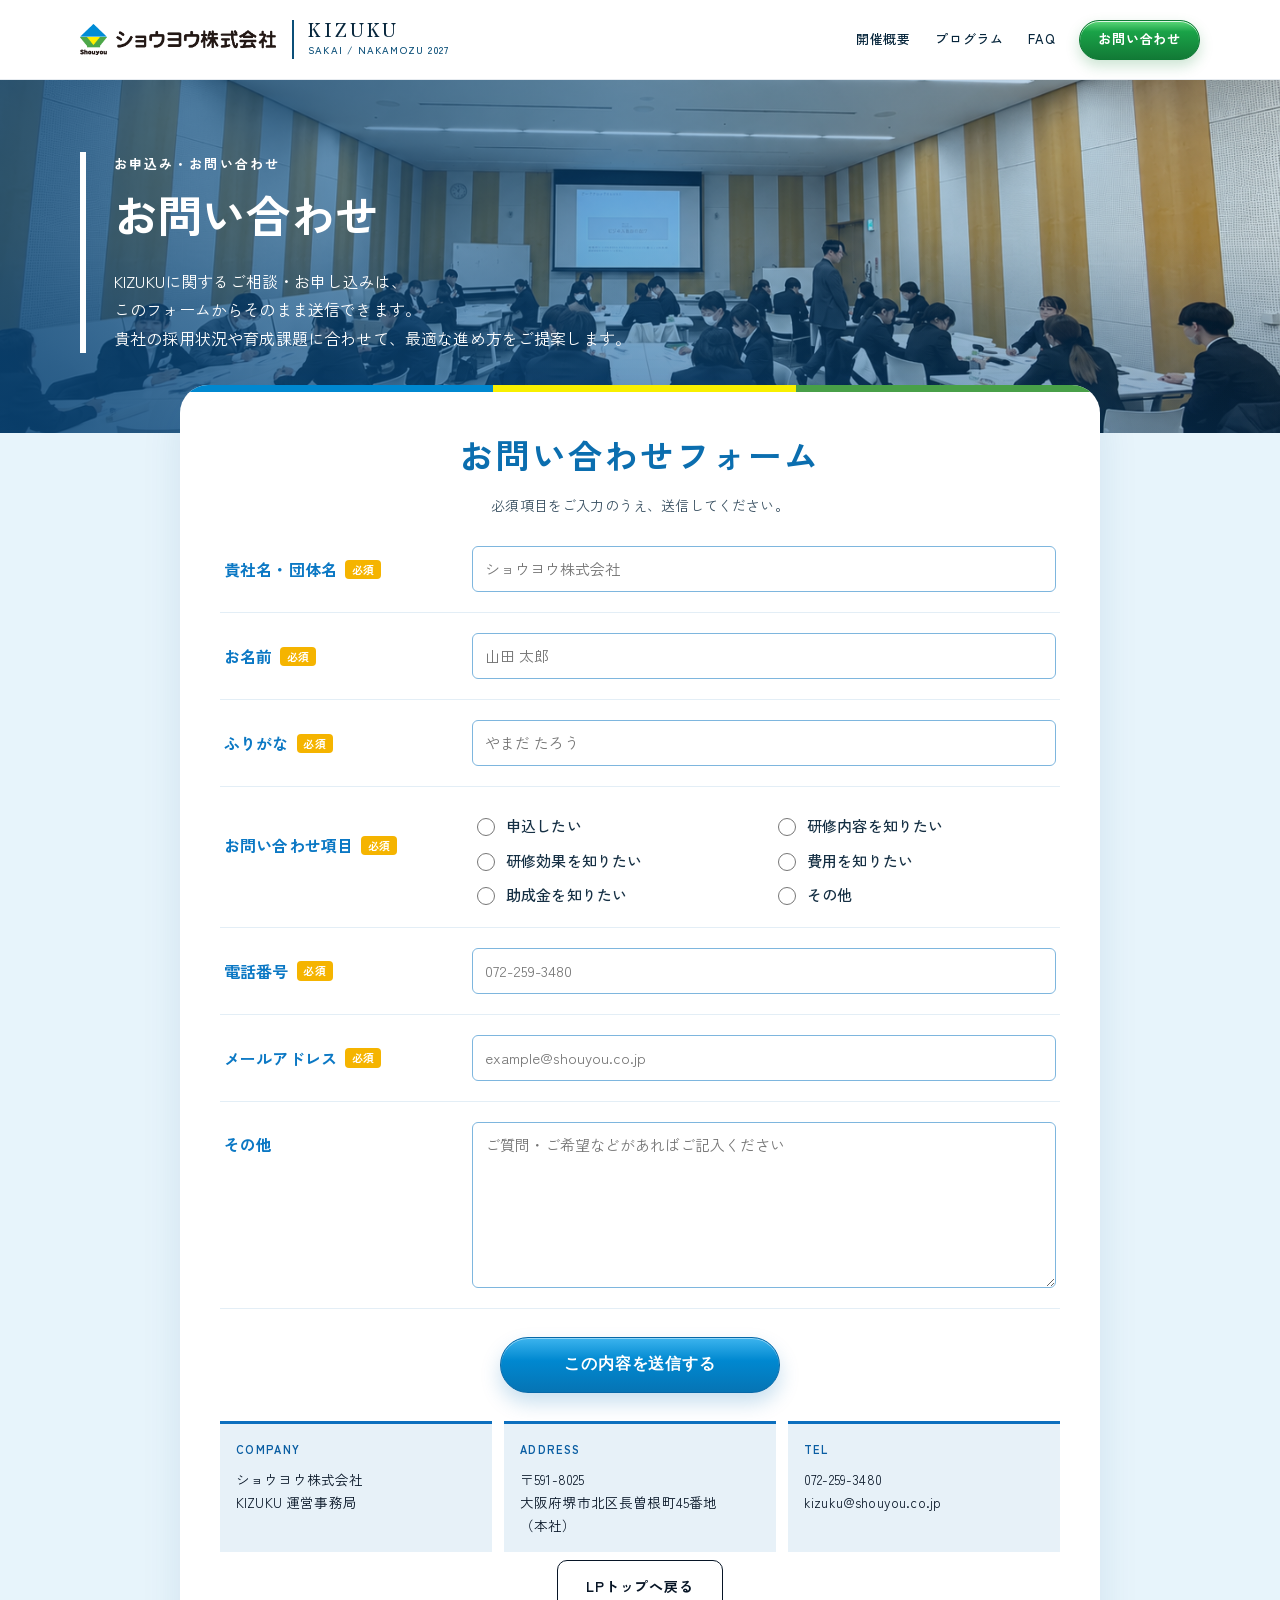
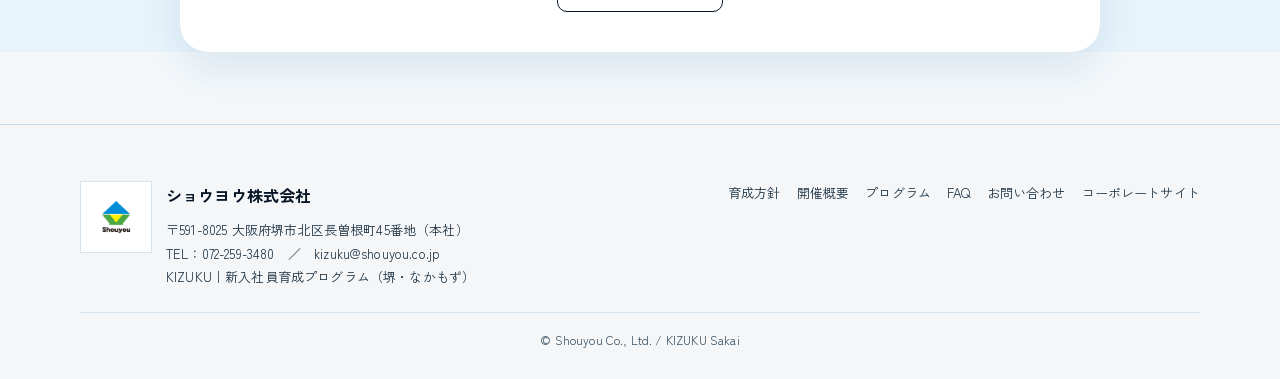
<file: contact.html>
<!DOCTYPE html>
<html lang="ja">
<head>
  <meta charset="UTF-8">
  <meta name="viewport" content="width=device-width, initial-scale=1.0">
  <title>お問い合わせ｜KIZUKU（ショウヨウ 新入社員育成）</title>
  <meta name="description" content="KIZUKUのお問い合わせフォームです。申込、研修内容、費用、助成金などのご相談をこちらから送信できます。">
  <link rel="preconnect" href="https://fonts.googleapis.com">
  <link rel="preconnect" href="https://fonts.gstatic.com" crossorigin>
  <link href="https://fonts.googleapis.com/css2?family=IBM+Plex+Sans+JP:wght@400;500;600;700&family=Zen+Kaku+Gothic+New:wght@500;700&family=Zen+Old+Mincho:wght@500;600;700;900&display=swap" rel="stylesheet">
  <link rel="stylesheet" href="css/style.css?v=form5">
</head>
<body>
  <header class="header" id="header">
    <div class="wrap header__in">
      <a class="logo" href="index.html">
        <img src="assets/logo/shouyou-logo.png" width="138" height="44" alt="ショウヨウ株式会社">
        <span class="logo__k">
          <b>KIZUKU</b>
          <span>SAKAI / NAKAMOZU 2027</span>
        </span>
      </a>
      <nav class="nav" aria-label="メインメニュー">
        <a href="index.html#overview">開催概要</a>
        <a href="index.html#program">プログラム</a>
        <a href="index.html#faq">FAQ</a>
        <a class="nav__cta" href="contact.html">お問い合わせ</a>
      </nav>
      <button class="menu-btn" type="button" aria-label="メニューを開く" aria-expanded="false" aria-controls="spnav">
        <span></span><span></span><span></span>
      </button>
    </div>
    <nav class="spnav" id="spnav" aria-label="スマートフォン用メニュー">
      <div class="spnav__in">
        <ul class="spnav__list">
          <li><a href="index.html#why"><span>育成方針</span></a></li>
          <li><a href="index.html#overview"><span>開催概要</span></a></li>
          <li><a href="index.html#benefits"><span>得られること</span></a></li>
          <li><a href="index.html#program"><span>プログラム</span></a></li>
          <li><a href="index.html#instructor"><span>講師</span></a></li>
          <li><a href="index.html#voices"><span>実績</span></a></li>
          <li><a href="index.html#gallery"><span>様子</span></a></li>
          <li><a href="index.html#faq"><span>FAQ</span></a></li>
        </ul>
        <div class="spnav__foot">
          <a class="btn btn--cyan" href="contact.html">お問い合わせ</a>
          <a class="spnav__corp" href="https://www.shouyou.co.jp/" target="_blank" rel="noopener">コーポレートサイト</a>
        </div>
      </div>
    </nav>
  </header>

  <main class="contact-page">
    <section class="contact-hero">
      <div class="contact-hero__bg" aria-hidden="true">
        <img src="assets/gallery/hero-room.jpg" alt="" width="1200" height="900">
        <div class="hero__veil"></div>
      </div>
      <div class="wrap fade">
        <p class="contact-hero__mark">お申込み・お問い合わせ</p>
        <h1>お問い合わせ</h1>
        <p>
          KIZUKUに関するご相談・お申し込みは、<br>
          このフォームからそのまま送信できます。<br>
          貴社の採用状況や育成課題に合わせて、最適な進め方をご提案します。
        </p>
      </div>
    </section>

    <section class="form-card fade" id="form">
      <h2>お問い合わせフォーム</h2>
      <p class="form-card__lead">必須項目をご入力のうえ、送信してください。</p>

      <form id="contact-form" action="https://formsubmit.co/kizuku@shouyou.co.jp" method="POST" novalidate>
        <input type="hidden" name="_subject" value="【KIZUKU】お問い合わせ">
        <input type="hidden" name="_template" value="table">
        <input type="hidden" name="_captcha" value="false">
        <input class="hp" type="text" name="_honey" tabindex="-1" autocomplete="off" aria-hidden="true">

        <div class="form-row">
          <label class="form-label" for="company">貴社名・団体名<span class="req">必須</span></label>
          <input id="company" name="貴社名・団体名" type="text" required autocomplete="organization" placeholder="ショウヨウ株式会社">
        </div>
        <div class="form-row">
          <label class="form-label" for="name">お名前<span class="req">必須</span></label>
          <input id="name" name="お名前" type="text" required autocomplete="name" placeholder="山田 太郎">
        </div>
        <div class="form-row">
          <label class="form-label" for="kana">ふりがな<span class="req">必須</span></label>
          <input id="kana" name="ふりがな" type="text" required autocomplete="off" placeholder="やまだ たろう">
        </div>
        <div class="form-row form-row--top">
          <p class="form-label" id="topic-label">お問い合わせ項目<span class="req">必須</span></p>
          <div class="choices" role="radiogroup" aria-labelledby="topic-label">
            <label class="choice"><input type="radio" name="お問い合わせ項目" value="申込したい" required>申込したい</label>
            <label class="choice"><input type="radio" name="お問い合わせ項目" value="研修内容を知りたい">研修内容を知りたい</label>
            <label class="choice"><input type="radio" name="お問い合わせ項目" value="研修効果を知りたい">研修効果を知りたい</label>
            <label class="choice"><input type="radio" name="お問い合わせ項目" value="費用を知りたい">費用を知りたい</label>
            <label class="choice"><input type="radio" name="お問い合わせ項目" value="助成金を知りたい">助成金を知りたい</label>
            <label class="choice"><input type="radio" name="お問い合わせ項目" value="その他">その他</label>
          </div>
        </div>
        <div class="form-row">
          <label class="form-label" for="tel">電話番号<span class="req">必須</span></label>
          <input id="tel" name="電話番号" type="tel" required autocomplete="tel" inputmode="tel" placeholder="072-259-3480">
        </div>
        <div class="form-row">
          <label class="form-label" for="email">メールアドレス<span class="req">必須</span></label>
          <input id="email" name="メールアドレス" type="email" required autocomplete="email" inputmode="email" placeholder="example@shouyou.co.jp">
        </div>
        <div class="form-row form-row--top">
          <label class="form-label" for="other">その他</label>
          <textarea id="other" name="その他" rows="6" placeholder="ご質問・ご希望などがあればご記入ください"></textarea>
        </div>

        <p class="form-error" id="form-error" hidden>送信できませんでした。時間をおいて再度お試しください。</p>
        <div class="form-actions">
          <button class="btn btn--submit" type="submit">この内容を送信する</button>
        </div>
      </form>

      <div class="form-done" id="form-done" hidden>
        <h2>送信しました</h2>
        <p>お問い合わせを受け付けました。内容を確認のうえ、担当者よりご連絡いたします。</p>
        <p><a class="btn btn--line-dark" href="index.html">LPトップへ戻る</a></p>
      </div>

      <dl class="info">
        <div>
          <dt>COMPANY</dt>
          <dd>ショウヨウ株式会社<br>KIZUKU 運営事務局</dd>
        </div>
        <div>
          <dt>ADDRESS</dt>
          <dd>〒591-8025<br>大阪府堺市北区長曽根町45番地<br>（本社）</dd>
        </div>
        <div>
          <dt>TEL</dt>
          <dd>072-259-3480<br>kizuku@shouyou.co.jp</dd>
        </div>
      </dl>

      <p class="form-back">
        <a class="btn btn--line-dark" href="index.html">LPトップへ戻る</a>
      </p>
    </section>
  </main>

  <footer class="footer">
    <div class="wrap">
      <div class="footer__in">
        <div class="footer__brand">
          <img src="assets/logo/shouyou-mark.png" width="72" height="72" alt="ショウヨウ">
          <div>
            <strong>ショウヨウ株式会社</strong>
            <p>
              <span class="sp-ib">〒591-8025</span> <span class="sp-ib">大阪府堺市北区長曽根町45番地</span><span class="sp-ib">（本社）</span><br>
              <span class="sp-ib">TEL：072-259-3480</span>　／　<span class="sp-ib">kizuku@shouyou.co.jp</span><br>
              <span class="sp-ib">KIZUKU｜新入社員育成プログラム</span><span class="sp-ib">（堺・なかもず）</span>
            </p>
          </div>
        </div>
        <nav class="footer__nav" aria-label="フッター">
          <a href="index.html#why">育成方針</a>
          <a href="index.html#overview">開催概要</a>
          <a href="index.html#program">プログラム</a>
          <a href="index.html#faq">FAQ</a>
          <a href="contact.html">お問い合わせ</a>
          <a href="https://www.shouyou.co.jp/" target="_blank" rel="noopener">コーポレートサイト</a>
        </nav>
      </div>
      <p class="footer__copy">© Shouyou Co., Ltd. / KIZUKU Sakai</p>
    </div>
  </footer>
  <script src="js/main.js?v=form4"></script>
</body>
</html>
</file>
<file: css/style.css>
/* =========================================================
   KIZUKU — original editorial system
   Distinct from Shouyou/Enten; human-crafted, not template
   ========================================================= */
:root {
  --cyan: #0c6fbe;
  --cyan-ink: #0a5ea3;
  --cyan-soft: #eef5fb;
  --green: #1eae4c;
  --green-ink: #128a38;
  --green-soft: #e5f8eb;
  --yellow: #d7ecf8;
  --yellow-soft: #f3f9fd;
  --ink: #071526;
  --body: #1e3344;
  --muted: #3a5162;
  --line: #d4e3ee;
  --paper: #f4f8fb;
  --smoke: #e7f1f8;
  --white: #fff;
  --char: #0096d6;
  --mist: #f7fbfe;
  --gloss: linear-gradient(180deg, rgba(255,255,255,.28) 0%, rgba(255,255,255,0) 12%);
  --gloss-band: linear-gradient(180deg, rgba(255,255,255,.16) 0%, rgba(255,255,255,0) 14%);
  --arc: repeating-radial-gradient(circle at center, transparent 0 18px, rgba(12,111,190,.42) 18px 19.5px);
  --panel: linear-gradient(180deg, #1578c4 0%, #0c64ae 100%);
  --font: "Zen Kaku Gothic New", "Hiragino Sans", "Noto Sans JP", Meiryo, sans-serif;
  --display: "Zen Kaku Gothic New", "Hiragino Sans", "Noto Sans JP", Meiryo, sans-serif;
  --mincho: "Zen Old Mincho", "Hiragino Mincho ProN", "Yu Mincho", serif;
  --nav-font: "Zen Kaku Gothic New", "Hiragino Sans", "Noto Sans JP", Meiryo, sans-serif;
  --max: 1120px;
  --header: 80px;
  --ease: cubic-bezier(.2,.7,.2,1);
}

*,*::before,*::after{box-sizing:border-box}
html{scroll-behavior:smooth;scroll-padding-top:calc(var(--header) + 20px)}
body{
  margin:0;
  color:var(--body);
  background:var(--paper);
  font-family:var(--font);
  font-size:16px;
  line-height:1.8;
  letter-spacing:.01em;
  -webkit-font-smoothing:antialiased;
}
img{max-width:100%;height:auto;display:block}
a{color:inherit;text-decoration:none}
.wrap{width:min(100% - 72px,var(--max));margin-inline:auto}

/* Header — white bar, curved arcs only in the open center */
.header{
  position:fixed;inset:0 0 auto;z-index:50;height:var(--header);
  background:#fff;
  border-bottom:1px solid #e6ebf0;
  box-shadow:none;
  overflow:hidden;
}
.header.is-on{
  border-bottom-color:#e6ebf0;
  box-shadow:0 8px 20px rgba(16,40,70,.06);
}
.header__in{
  position:relative;z-index:1;
  height:100%;display:flex;align-items:center;justify-content:space-between;gap:20px;
}
.logo{display:flex;align-items:center;gap:16px;min-width:0}
.logo img{width:196px;height:auto;background:transparent;padding:0}
.logo__k{
  display:flex;flex-direction:column;gap:2px;
  padding-left:14px;border-left:2px solid #0b4f78;
}
.logo__k b{
  font-family:var(--mincho);font-size:18px;letter-spacing:.16em;color:#07263c;line-height:1.1;font-weight:600;
}
.logo__k span{font-size:10px;letter-spacing:.12em;color:#0b4f78;font-weight:500}
.nav{display:flex;align-items:center;gap:0}
.nav a{
  position:relative;
  font-family:var(--nav-font);
  font-size:13px;font-weight:500;
  color:#07263c;letter-spacing:.06em;
  padding:8px 12px;line-height:1.3;
  animation:nav-in .45s var(--ease) both;
}
.nav a:nth-child(1){animation-delay:.04s}
.nav a:nth-child(2){animation-delay:.08s}
.nav a:nth-child(3){animation-delay:.12s}
.nav a:nth-child(4){animation-delay:.16s}
.nav a:nth-child(5){animation-delay:.20s}
.nav a:nth-child(6){animation-delay:.24s}
.nav a:nth-child(7){animation-delay:.28s}
.nav a:nth-child(8){animation-delay:.32s}
.nav a:nth-child(9){animation-delay:.36s}
.nav a:not(.nav__cta)::after{
  content:"";
  position:absolute;left:12px;right:12px;bottom:2px;height:2px;
  background:#0b4f78;
  transform:scaleX(0);
  transform-origin:left center;
  transition:transform .22s var(--ease);
}
.nav a:not(.nav__cta):hover::after,
.nav a:not(.nav__cta):focus-visible::after{transform:scaleX(1)}
.nav a.nav__cta{
  display:inline-flex;align-items:center;justify-content:center;
  min-height:40px;margin-left:12px;padding:0 18px;
  color:#fff!important;
  font-weight:600;font-size:13px;letter-spacing:.06em;
  border:1px solid #0e7a34;
  border-radius:999px;
  background-image:
    linear-gradient(105deg, transparent 40%, rgba(255,255,255,.62) 50%, transparent 60%),
    linear-gradient(180deg, #5ed97a 0%, #1aa348 28%, #127a36 100%);
  background-size:220% 100%, 100% 100%;
  background-position:130% 0, 0 0;
  box-shadow:inset 0 1px 0 rgba(255,255,255,.8), 0 6px 14px rgba(16,130,50,.22);
  animation:nav-in .45s var(--ease) .36s both, gloss-pass 3.2s ease-in-out .6s infinite;
  transition:transform .2s var(--ease), filter .2s var(--ease);
}
.nav a.nav__cta:hover{transform:translateY(-2px);filter:saturate(1.08) brightness(1.03)}
@keyframes nav-in{
  from{opacity:0;translate:0 -10px}
  to{opacity:1;translate:0 0}
}
@keyframes gloss-pass{
  0%,42%{background-position:130% 0, 0 0}
  78%,100%{background-position:-30% 0, 0 0}
}

/* Buttons — sharp, intentional (not pill clones) */
.btn{
  display:inline-flex;align-items:center;justify-content:center;gap:10px;
  min-height:52px;padding:0 28px;
  font-weight:700;font-size:14px;letter-spacing:.06em;
  border:1px solid transparent;border-radius:10px;
  transition:transform .2s var(--ease),background .2s,color .2s,border-color .2s;
}
.btn:hover{transform:translateY(-2px)}
.btn--ink{background:var(--ink);color:var(--white)}
.btn--ink:hover{background:#000}
.btn--green{background:var(--green);color:var(--white);border-color:var(--green-ink)}
.btn--green:hover{background:var(--green-ink)}
.btn--cyan{
  position:relative;overflow:hidden;
  color:#fff;border-color:#0e7a34;border-radius:999px;
  background-image:
    linear-gradient(105deg, transparent 40%, rgba(255,255,255,.62) 50%, transparent 60%),
    linear-gradient(180deg, #5ed97a 0%, #1aa348 28%, #127a36 100%);
  background-size:220% 100%, 100% 100%;
  background-position:130% 0, 0 0;
  box-shadow:inset 0 1px 0 rgba(255,255,255,.85), 0 8px 16px rgba(16,130,50,.22);
  animation:gloss-pass 3.2s ease-in-out infinite;
}
.btn--cyan:hover{filter:saturate(1.08) brightness(1.04)}
.btn--line{background:transparent;color:var(--white);border-color:rgba(255,255,255,.85)}
.btn--line:hover{background:rgba(255,255,255,.1)}
.btn--line-dark{background:transparent;color:var(--ink);border-color:var(--ink)}
.btn--line-dark:hover{background:var(--smoke)}
.btn--ink-ghost{
  background:transparent;color:var(--ink);border-color:var(--ink);
}
.btn--ink-ghost:hover{background:var(--ink);color:var(--white)}
.btn--gold{
  position:relative;overflow:hidden;
  color:#14380c;border-color:#b6e060;border-radius:999px;
  background-image:
    linear-gradient(105deg, transparent 40%, rgba(255,255,255,.8) 50%, transparent 60%),
    linear-gradient(180deg, #f4ffb0 0%, #d2ee4a 22%, #7ac943 58%, #48a048 100%);
  background-size:220% 100%, 100% 100%;
  background-position:130% 0, 0 0;
  box-shadow:inset 0 1px 0 rgba(255,255,255,.9), 0 10px 24px rgba(20,90,30,.28);
  animation:gloss-pass 3.6s ease-in-out infinite;
}
.btn--gold:hover{filter:brightness(1.05)}
.btn--gold-ghost{
  background:transparent;color:#fffde0;border-color:rgba(248,240,0,.9);
}
.btn--gold-ghost:hover{background:rgba(248,240,0,.16);color:#fff}
.btn--wide{min-width:240px}

/* ========== HERO — corporate blue / yellow-green / yellow ========== */
.hero{
  position:relative;
  height:100vh;height:100dvh;
  min-height:100vh;min-height:100dvh;
  display:grid;
  grid-template-columns:minmax(460px, 50%) 1fr;
  background:#e7f6ff;
  color:#08324c;
  overflow:hidden;
}
.hero__pane{
  position:relative;z-index:2;
  display:flex;flex-direction:column;justify-content:space-between;
  height:100%;
  padding:calc(var(--header) + 20px) 16px 32px calc(52px + 2cm);
  background:
    radial-gradient(80% 55% at 0% 100%, rgba(248,240,0,.42), transparent 58%),
    radial-gradient(70% 48% at 100% 0%, rgba(122,201,67,.4), transparent 54%),
    linear-gradient(165deg, #4ec8f4 0%, #1496dc 46%, #0678be 100%);
  color:#fff;
}
.hero__pane::before{
  content:"";
  position:absolute;left:0;top:0;bottom:0;width:6px;
  background:linear-gradient(180deg, #fff36a 0%, #f8f000 42%, #7ac943 100%);
}
.hero__mark{
  margin:0;
  font-size:13px;font-weight:700;letter-spacing:.18em;color:#fff6a0;
}
.hero__program{
  margin:10px 0 2px;
  font-family:var(--mincho);
  font-size:clamp(26px,2.8vw,40px);
  font-weight:700;letter-spacing:.12em;color:#fff6a0;
}
.hero__brand{
  margin:0;
  font-family:"Cinzel", var(--mincho), serif;
  font-size:clamp(22px, 2vw, 30px);
  font-weight:700;letter-spacing:0;color:#fff;
}
.hero__brand span{letter-spacing:.36em}
.hero__catch{margin:0}
.hero__gold{
  display:block;
  font-family:var(--mincho);
  font-weight:900;
  font-size:clamp(48px, 5vw, 72px);
  line-height:1.2;letter-spacing:.05em;
  background-image:
    linear-gradient(108deg, transparent 38%, rgba(255,255,255,.95) 49%, transparent 60%),
    linear-gradient(180deg, #fffef2 0%, #fff36a 20%, #f8f000 46%, #fff7a8 64%, #e4d000 100%);
  background-size:240% 100%, 100% 100%;
  background-position:140% 0, 0 0;
  -webkit-background-clip:text;
  background-clip:text;
  color:transparent;
  -webkit-text-fill-color:transparent;
  filter:drop-shadow(0 2px 0 rgba(0,78,120,.32));
  animation:gloss-pass 4.6s ease-in-out infinite;
}
.hero__reflect{
  display:block;
  font-size:clamp(48px, 5vw, 72px);
  line-height:1;
  height:.42em;
  margin-top:-.02em;
  overflow:hidden;
  -webkit-mask-image:linear-gradient(#000 0%, transparent 100%);
  mask-image:linear-gradient(#000 0%, transparent 100%);
  pointer-events:none;user-select:none;
}
.hero__gold--mirror{
  display:block;
  line-height:1;
  transform:scaleY(-1);
  transform-origin:center center;
  opacity:.7;
  animation:none;
  filter:none;
}
.hero__sub{
  margin:0;
  font-family:var(--mincho);
  font-size:clamp(22px, 2vw, 32px);
  font-weight:600;letter-spacing:.14em;color:#fff;
}
.hero__lead{
  margin:0;
  font-size:clamp(17px, 1.35vw, 19px);line-height:2.05;color:rgba(255,255,255,.88);
}
.hero__facts{
  margin:0;padding:20px 0 4px;
  display:grid;gap:12px;
  border-top:0;
}
.hero__facts > div{
  display:grid;grid-template-columns:4.8em 1fr;gap:12px;align-items:baseline;
  font-size:16px;line-height:1.6;
}
.hero__facts dt{
  margin:0;font-weight:700;letter-spacing:.14em;color:#fff6a0;font-size:12px;
}
.hero__facts dd{margin:0;color:#fff;font-weight:500}
.nowrap{white-space:nowrap}
.hero__acts{display:flex;flex-wrap:wrap;gap:12px}
.hero .btn{min-height:58px;font-size:15px}
.hero__shot{
  position:relative;
  height:100%;
  min-height:0;
  background:#0678be;
  overflow:hidden;
}
.hero__slides{position:absolute;inset:0}
.hero__slides img{
  position:absolute;inset:0;
  width:100%;height:100%;
  object-fit:cover;object-position:center 78%;
  opacity:0;
  transition:opacity 1.15s ease;
}
.hero__slides img.is-on{opacity:1}
.hero__slides img:nth-child(2){object-position:center 72%}
.hero__shot-veil{
  position:absolute;inset:0;pointer-events:none;
  background:linear-gradient(90deg, rgba(6,120,190,.5) 0%, rgba(6,120,190,0) 22%);
}
.hero__tategaki{
  position:absolute;right:22px;top:50%;z-index:2;
  margin:0;transform:translateY(-50%);
  writing-mode:vertical-rl;
  font-family:var(--mincho);
  font-size:15px;font-weight:600;letter-spacing:.42em;
  color:rgba(255,248,220,.92);
  text-shadow:0 2px 12px rgba(0,0,0,.45);
}
.hero__dots{
  position:absolute;left:24px;bottom:22px;z-index:2;
  display:flex;gap:8px;
}
.hero__dot{
  width:28px;height:3px;padding:0;border:0;cursor:pointer;
  background:rgba(255,255,255,.45);
}
.hero__dot.is-on{background:#f8f000}
.hero__veil{
  position:absolute;inset:0;
  background:
    linear-gradient(90deg, rgba(10,70,120,.82) 0%, rgba(14,100,170,.45) 48%, rgba(14,100,170,.15) 100%),
    linear-gradient(0deg, rgba(8,50,90,.4) 0%, transparent 45%);
}

/* Section chrome */
.sec{padding:104px 0;position:relative;overflow:hidden;background:#fff}
.sec--smoke{background:#f5f7f9}
.sec--char{
  background:var(--gloss-band), var(--panel);
  color:#fff;
}
.sec--white{background:var(--white)}
.kicker{
  display:inline-block;margin:0 0 12px;
  font-size:12px;font-weight:700;letter-spacing:.14em;color:var(--cyan-ink);
}
.sec--char .kicker{color:#fff}
.ttl{
  margin:0 0 14px;
  font-size:clamp(32px,3.6vw,46px);
  font-weight:700;line-height:1.4;letter-spacing:.03em;color:var(--ink);
}
.ttl--display{font-family:var(--display);font-weight:700;letter-spacing:.01em}
#why .head .ttl{font-size:clamp(28px, 3vw, 36px)}
#instructor .head{max-width:720px}
#instructor .head .ttl{font-size:clamp(26px, 2.8vw, 36px)}
#voices .head{max-width:none}
#voices .head .ttl,
#voices .head .desc{white-space:nowrap;max-width:none}
#gallery .head{max-width:none}
#gallery .head .ttl,
#gallery .head .desc{white-space:nowrap;max-width:none}
.sec--char .ttl{color:var(--white)}
.desc{margin:0;color:var(--muted);font-size:15px;line-height:1.95;max-width:38em}
.sec--char .desc{color:#fff}
.head{margin-bottom:40px;max-width:640px}
.head--c{margin-inline:auto;text-align:center}
.head--c .desc{margin-inline:auto}
.rule{
  width:56px;height:3px;margin:18px 0 0;border:0;
  background:linear-gradient(90deg, #7ad8ff, #00aaea);
}
.head--c .rule{margin-inline:auto}
.traits{
  display:flex;flex-wrap:wrap;gap:10px 22px;
  margin:28px 0 0;padding:0;list-style:none;
}
.traits li{
  position:relative;
  font-family:var(--display);
  font-size:15px;font-weight:600;letter-spacing:.08em;color:var(--ink);
  padding-bottom:6px;
  border-bottom:2px solid var(--cyan);
}

/* ========== WHY — asymmetric editorial ========== */
.why{
  display:grid;
  grid-template-columns:1.1fr .9fr;
  gap:56px;
  align-items:start;
}
.why__text h3{
  margin:0 0 18px;
  font-family:var(--display);
  font-size:28px;line-height:1.55;color:var(--ink);
}
.why__text p{margin:0 0 16px}
.rail{
  margin:28px 0 0;padding:0;list-style:none;
  border-left:2px solid var(--line);
}
.rail li{
  position:relative;
  padding:0 0 22px 22px;
}
.rail li:last-child{padding-bottom:0}
.rail li::before{
  content:"";
  position:absolute;left:-5px;top:8px;
  width:8px;height:8px;background:var(--cyan);
}
.rail strong{
  display:block;margin-bottom:4px;color:var(--ink);font-size:15px;
}
.rail span{font-size:13.5px;color:var(--muted);line-height:1.75}

.why__visual{position:relative;padding-top:28px}
.why__visual img{
  width:100%;height:520px;object-fit:cover;object-position:center 58%;
}
.why__caption{
  position:absolute;left:0;bottom:24px;
  max-width:230px;
  padding:16px 18px;
  background:var(--gloss), var(--panel);
  color:#fff;
  font-size:13.5px;font-weight:700;line-height:1.6;
}

/* Issues — typographic, not green strip clone */
.issues{
  margin-top:56px;
  display:grid;
  grid-template-columns:repeat(3,1fr);
  gap:0;
  border-top:1px solid var(--ink);
  border-bottom:1px solid var(--ink);
}
.issues article{
  padding:0 0 28px;
  border-right:1px solid var(--line);
}
.issues article:last-child{border-right:0}
.issues__illust{
  display:block;
  margin:0 0 16px;
  aspect-ratio:4/3;
  overflow:hidden;
  background:#fff;
}
.issues__illust img{
  width:100%;height:100%;
  object-fit:contain;object-position:center;
  background:#fff;
}
.issues em{
  display:block;margin:0 24px 10px;
  font-style:normal;font-size:12px;font-weight:700;letter-spacing:.12em;color:var(--cyan-ink);
}
.issues h4{margin:0 24px 8px;font-size:16px;color:var(--ink)}
.issues p{margin:0 24px;font-size:13.5px;color:var(--muted);line-height:1.75}

/* Visual before/after banner — image-led, no stick bars */
.vbanner{margin-top:56px}
.vbanner__head{margin:0 0 18px}
.vbanner__head h3{
  margin:0;
  font-family:var(--display);font-size:22px;line-height:1.45;color:var(--ink);
}
.vbanner__defs{position:absolute;width:0;height:0;overflow:hidden}
.vbanner__split{
  position:relative;
  display:grid;
  grid-template-columns:1fr 1fr;
  gap:12px 20px;
  padding:26px 22px 30px;
  background:
    linear-gradient(180deg, rgba(255,255,255,.62) 0%, rgba(255,255,255,.12) 11%, rgba(255,255,255,0) 26%),
    radial-gradient(55% 40% at 18% 0%, rgba(255,255,255,.4), transparent 62%),
    radial-gradient(40% 50% at 100% 110%, rgba(4,24,48,.4), transparent 55%),
    linear-gradient(155deg, #5eb6ee 0%, #1278c8 38%, #0a4f86 72%, #062844 100%);
  box-shadow:inset 0 1px 0 rgba(255,255,255,.55), inset 0 -18px 28px rgba(7,21,38,.12);
}
.vbanner__pane{position:relative;z-index:1;margin:0;min-height:0}
.vbanner__frame{
  position:relative;
  width:76%;
  height:420px;
}
.vbanner__pane--before .vbanner__frame{margin-left:auto}
.vbanner__pane--after .vbanner__frame{margin-right:auto}
.vbanner__index{position:absolute;top:8px;z-index:2;margin:0;color:rgba(255,255,255,.94);line-height:.82}
.vbanner__pane--before .vbanner__index{left:0;text-align:left}
.vbanner__pane--after .vbanner__index{right:0;text-align:right}
.vbanner__paint,
.vbanner__frame img{
  position:absolute;inset:0;
  width:100%;height:100%;
  -webkit-mask-repeat:no-repeat;
  mask-repeat:no-repeat;
  -webkit-mask-size:100% 100%;
  mask-size:100% 100%;
}
.vbanner__pane--before .vbanner__paint,
.vbanner__pane--before .vbanner__frame img{
  -webkit-mask-image:url(#vb-brush-a);
  mask-image:url(#vb-brush-a);
}
.vbanner__pane--after .vbanner__paint,
.vbanner__pane--after .vbanner__frame img{
  -webkit-mask-image:url(#vb-brush-b);
  mask-image:url(#vb-brush-b);
}
.vbanner__paint{
  background:linear-gradient(180deg, rgba(255,255,255,.98) 0%, rgba(190,224,245,.75) 100%);
  transform:scale(1.008);
}
.vbanner__frame img{object-fit:cover;display:block}
.vbanner__pane--before img{filter:saturate(.72) contrast(.96)}
.vbanner__frame figcaption{
  position:absolute;left:9%;right:8%;bottom:13%;
  z-index:2;margin:0;padding:0;
  display:grid;justify-items:start;gap:8px;
  background:none;
}
.vbanner__frame figcaption span{
  display:inline-block;max-width:100%;
  padding:8px 12px;
  background:
    linear-gradient(180deg, rgba(255,255,255,.28) 0%, rgba(255,255,255,0) 32%),
    linear-gradient(180deg, rgba(12,40,68,.55) 0%, rgba(7,21,38,.82) 100%);
  border-top:1px solid rgba(255,255,255,.4);
  box-shadow:0 8px 16px rgba(7,21,38,.18);
  color:#fff;
  font-family:var(--display);
  font-size:clamp(16px,1.5vw,20px);font-weight:700;line-height:1.45;letter-spacing:.04em;
}
.vbanner__index span{
  display:block;
  font-size:13px;font-weight:600;letter-spacing:.16em;
}
.vbanner__index b{
  display:block;
  font-family:var(--display);
  font-size:76px;font-weight:500;letter-spacing:-.04em;
}
.vbanner--compare .vbanner__frame{width:92%;height:470px}
.vbanner--compare .vbanner__pane--before .vbanner__frame,
.vbanner--compare .vbanner__pane--after .vbanner__frame{margin-left:auto;margin-right:auto}
.vbanner--compare .vbanner__pane--before img{
  filter:grayscale(.38) saturate(.55) contrast(1.1) brightness(.84) sepia(.18) hue-rotate(188deg);
}
.vbanner--compare .vbanner__pane--after img{
  filter:saturate(1.34) contrast(1.1) brightness(1.07) hue-rotate(-8deg);
}
.vbanner--compare .vbanner__index{
  top:16px;left:16px;right:auto;
  transform:none;
  display:flex;
  flex-direction:column;
  align-items:flex-start;
  gap:2px;
  padding:8px 14px 10px;
  line-height:1;
  pointer-events:none;
  border-top:1px solid rgba(255,255,255,.4);
  box-shadow:0 8px 16px rgba(7,21,38,.22);
}
.vbanner--compare .vbanner__pane--before .vbanner__index{
  left:16px;right:auto;text-align:left;
  background:
    linear-gradient(180deg, rgba(255,255,255,.16) 0%, rgba(255,255,255,0) 32%),
    linear-gradient(180deg, rgba(38,52,72,.78) 0%, rgba(16,24,38,.9) 100%);
}
.vbanner--compare .vbanner__pane--after .vbanner__index{
  left:16px;right:auto;text-align:left;
  background:
    linear-gradient(180deg, rgba(255,255,255,.38) 0%, rgba(255,255,255,0) 32%),
    linear-gradient(180deg, rgba(14,140,196,.82) 0%, rgba(8,88,150,.92) 100%);
}
.vbanner--compare .vbanner__index span{
  writing-mode:horizontal-tb;
  text-orientation:mixed;
  letter-spacing:.16em;
  font-size:11px;
  font-weight:700;
  color:rgba(255,255,255,.82);
}
.vbanner--compare .vbanner__index b{
  writing-mode:horizontal-tb;
  text-orientation:mixed;
  font-size:clamp(22px, 2.4vw, 30px);
  font-weight:800;
  letter-spacing:.08em;
  line-height:1.1;
  color:#fff;
  text-shadow:0 1px 0 rgba(255,255,255,.28), 0 2px 8px rgba(7,21,38,.35);
}
.vbanner--compare .vbanner__pane--before .vbanner__frame figcaption span{
  background:
    linear-gradient(180deg, rgba(255,255,255,.12) 0%, rgba(255,255,255,0) 32%),
    linear-gradient(180deg, rgba(36,48,64,.7) 0%, rgba(14,20,30,.88) 100%);
}
.vbanner--compare .vbanner__pane--after .vbanner__frame figcaption span{
  background:
    linear-gradient(180deg, rgba(255,255,255,.36) 0%, rgba(255,255,255,0) 32%),
    linear-gradient(180deg, rgba(12,130,188,.72) 0%, rgba(8,72,128,.88) 100%);
}
.vbanner--compare .vbanner__arrow{
  position:absolute;left:50%;top:50%;z-index:4;
  width:58px;height:58px;margin:0;
  transform:translate(-50%,-50%);
  display:grid;place-items:center;
  border-radius:50%;
  background:linear-gradient(180deg, #fff 0%, #e7f4fd 100%);
  box-shadow:0 10px 22px rgba(7,21,38,.22), inset 0 1px 0 #fff;
  pointer-events:none;
}
.vbanner--compare .vbanner__arrow span{
  width:14px;height:14px;
  border-right:3px solid var(--cyan);
  border-bottom:3px solid var(--cyan);
  transform:rotate(-45deg);
  margin-left:-4px;
}

/* Overview */
.overview-lead{
  display:grid;
  grid-template-columns:minmax(0,.92fr) minmax(280px,1.18fr);
  gap:28px 40px;
  align-items:center;
  margin-bottom:40px;
}
.overview-lead .head{margin-bottom:0;max-width:none}
.overview-film{margin:0}
.overview-film__frame{
  position:relative;overflow:hidden;
  box-shadow:0 18px 40px rgba(7,21,38,.12);
}
.overview-film__still{
  width:100%;height:auto;aspect-ratio:16 / 9;object-fit:cover;object-position:center;
  display:block;
}
.overview-film__video{
  position:absolute;inset:0;width:100%;height:100%;
  object-fit:cover;object-position:center;display:block;
  background:transparent;opacity:0;transition:opacity .35s ease;
}
.overview-film__video.is-on{opacity:1}
.overview-film figcaption{
  margin:12px 0 0;
  font-size:12px;font-weight:700;letter-spacing:.16em;color:var(--cyan-ink);
}
.overview{
  display:grid;grid-template-columns:1.2fr .8fr;gap:28px;align-items:stretch;
}
.sheet{background:var(--white);border:1px solid var(--line)}
.sheet table{width:100%;border-collapse:collapse}
.sheet th,.sheet td{
  padding:16px 20px;text-align:left;vertical-align:top;
  border-bottom:1px solid var(--line);font-size:14.5px;line-height:1.7;
}
.sheet tr:last-child th,.sheet tr:last-child td{border-bottom:0}
.sheet th{
  width:26%;background:var(--smoke);color:var(--ink);font-weight:700;
  border-right:1px solid var(--line);
}
.sheet .note{margin:0;padding:12px 20px 16px;font-size:12.5px;color:var(--muted)}
.side{
  position:relative;overflow:hidden;
  color:var(--ink);padding:36px 30px;
  display:flex;flex-direction:column;justify-content:center;
  background:
    radial-gradient(280px 220px at 100% 0%, rgba(0,181,226,.18), transparent 65%),
    linear-gradient(165deg, var(--cyan-soft), var(--green-soft));
  border:1px solid rgba(0,181,226,.2);
}
.side::after{
  content:"";position:absolute;right:-40px;bottom:-50px;
  width:160px;height:160px;border-radius:50%;
  background:rgba(255,255,255,.35);pointer-events:none;
}
.side h3,.side p,.side ul{position:relative;z-index:1}
.side h3{margin:0 0 12px;font-family:var(--display);font-size:24px;line-height:1.5;color:var(--ink)}
.side p{margin:0 0 16px;font-size:14px;color:var(--body)}
.side ul{margin:0;padding:0;list-style:none;display:grid;gap:10px}
.side li{padding-left:14px;position:relative;font-size:14px;line-height:1.7}
.side li::before{
  content:"";position:absolute;left:0;top:11px;width:6px;height:6px;border-radius:50%;background:var(--green);
}

/* Benefits — magazine rows, not 3 identical cards */
.benefit{
  display:grid;grid-template-columns:160px 1fr 1.1fr;
  gap:28px;align-items:center;
  padding:28px 0;
  border-bottom:1px solid var(--line);
}
.benefit:first-of-type{border-top:1px solid var(--line)}
.benefit__no{
  font-family:var(--display);
  font-size:48px;line-height:1;color:var(--cyan);letter-spacing:.04em;
}
#benefits .head{max-width:none}
#benefits .head .desc{max-width:none;white-space:nowrap}
.benefit__copy h3{margin:0 0 8px;font-size:20px;color:var(--ink)}
.benefit__copy .benefit__lead{
  margin:0 0 10px;font-size:15px;font-weight:700;color:var(--ink);line-height:1.7;
}
.benefit__copy p{margin:0 0 10px;font-size:14px;color:var(--muted);line-height:1.85}
.benefit__copy p:last-child{margin-bottom:0}
.benefit__pic{overflow:hidden;aspect-ratio:16/10;background:var(--smoke)}
.benefit__pic img{width:100%;height:100%;object-fit:cover;object-position:center 38%}

/* Trust — strong dark contrast (key area) */
.trust{
  display:grid;grid-template-columns:1.1fr .9fr;gap:0;
  background:var(--gloss-band), var(--panel);
  color:var(--white);overflow:hidden;
}
.trust__copy{padding:80px 60px;position:relative;overflow:hidden;display:flex;flex-direction:column;justify-content:center}
.trust__copy::after{
  content:"";
  position:absolute;right:-150px;top:-200px;
  width:380px;height:380px;border-radius:50%;
  background:repeating-radial-gradient(circle at center, transparent 0 18px, rgba(255,255,255,.28) 18px 19.5px);
  pointer-events:none;
}
.trust__copy .kicker{color:#fff}
.trust__copy .ttl{color:var(--white)}
.trust__copy .desc{color:#fff;margin-bottom:28px;max-width:none}
.trust__copy .desc strong{
  display:inline-block;
  font-weight:700;
  background:rgba(255,255,255,.22);
  padding:.12em .28em;
  white-space:nowrap;
}
.metrics{
  display:grid;grid-template-columns:repeat(3,1fr);gap:16px;
  margin:0;padding:0;list-style:none;
}
.metrics li{padding-top:14px;border-top:2px solid rgba(255,255,255,.7)}
.metrics strong{
  display:block;font-family:var(--display);font-size:52px;line-height:1;color:#fff;
  text-shadow:0 1px 0 rgba(8,50,90,.15);
}
.metrics span{display:block;margin-top:6px;font-size:13px;font-weight:700;color:#fff;line-height:1.55}
.metrics-note{
  margin:18px 0 0;font-size:13px;letter-spacing:.04em;color:#fff;
}
.trust__pic{min-height:100%}
.trust__pic img{width:100%;height:100%;object-fit:cover;object-position:center 42%;min-height:420px}

/* Program — timeline on deep teal */
.timeline{position:relative;max-width:820px;margin:0 auto}
.timeline::before{
  content:"";position:absolute;left:27px;top:8px;bottom:8px;width:2px;background:rgba(255,255,255,.22);
}
.step{
  position:relative;
  display:grid;grid-template-columns:56px 1fr;gap:20px;
  padding:0 0 28px;
}
.step:last-child{padding-bottom:0}
.step__mark{
  width:56px;height:56px;
  display:grid;place-items:center;
  background:var(--gloss), #f4faff;color:var(--cyan-ink);
  font-size:11px;font-weight:700;letter-spacing:.02em;line-height:1.2;text-align:center;
  position:relative;z-index:1;
  box-shadow:inset 0 1px 0 #fff, 0 6px 12px rgba(6,40,80,.18);
}
.step h3{margin:0 0 6px;font-size:18px;color:var(--white)}
.step p{margin:0;font-size:15px;color:#fff;line-height:1.75}
.courses{
  margin-top:40px;display:grid;grid-template-columns:1fr 1fr;gap:16px;
}
.course{
  padding:24px 26px;background:rgba(2,28,52,.18);border:1px solid rgba(255,255,255,.22);
  border-radius:12px;
}
.course h4{margin:0 0 8px;color:#fff;font-size:16px}
.course p{margin:0;font-size:14px;color:#fff}
.course ul{margin:12px 0 0;padding:0;list-style:none;display:grid;gap:4px}
.course li{
  font-size:13.5px;line-height:1.6;color:#fff;
  padding-left:12px;position:relative;
}
.course li::before{
  content:"";position:absolute;left:0;top:.65em;width:5px;height:5px;background:#fff;
}
.course--lead{grid-column:1 / -1;background:rgba(2,28,52,.16)}

/* Instructor — overlapping frames */
.inst{
  display:grid;grid-template-columns:1fr 1.05fr;gap:48px;align-items:center;
}
.inst__photos{position:relative;min-height:480px}
.inst__photos .main{
  width:78%;aspect-ratio:3/4;overflow:hidden;background:var(--smoke);
}
.inst__photos .main img{width:100%;height:100%;object-fit:cover;object-position:center 18%}
.inst__photos .sub{
  position:absolute;right:0;bottom:0;width:58%;
  aspect-ratio:16/10;overflow:hidden;
  border:8px solid var(--paper);background:var(--smoke);
  box-shadow:0 16px 40px rgba(0,0,0,.12);
}
.inst__photos .sub img{width:100%;height:100%;object-fit:cover}
.inst__label{
  display:inline-block;margin-bottom:12px;
  font-size:12px;font-weight:700;letter-spacing:.08em;color:var(--cyan-ink);
  border-bottom:2px solid var(--yellow);padding-bottom:4px;
}
.inst h3{
  margin:0 0 8px;font-family:var(--display);font-size:34px;letter-spacing:.1em;color:var(--ink);
}
.inst__role{margin:0 0 18px;font-size:13.5px;font-weight:600;color:var(--green-ink)}
.inst__bio{margin:0 0 18px;font-size:14.5px}
.inst__list{margin:0;padding:0;list-style:none;display:grid;gap:8px}
.inst__list li{
  padding:10px 0 10px 16px;border-left:3px solid var(--cyan);
  font-size:14px;line-height:1.65;
}

/* Voices — quote first */
.voices{display:grid;gap:0}
.voices__label{
  margin:28px 0 0;
  font-size:15px;font-weight:700;letter-spacing:.08em;color:var(--ink);
}
.voices__label::before{content:"■ ";letter-spacing:0}
.voices__label:first-child{margin-top:0}
.voice{
  display:grid;grid-template-columns:148px 1fr;gap:28px;align-items:center;
  padding:28px 0;border-bottom:1px solid var(--line);
}
.voices__label + .voice{border-top:1px solid var(--line)}
.voice__img{
  overflow:visible;background:transparent;
  display:flex;align-items:center;justify-content:center;
}
.voice__img img{
  width:100%;height:auto;max-width:148px;
  object-fit:contain;object-position:center;
  mix-blend-mode:multiply;
}
.voice blockquote{
  margin:0 0 14px;
  font-family:var(--display);
  font-size:18px;line-height:1.8;color:var(--ink);
}
.voice__em{font-style:normal;font-weight:700;color:#c41616}
.voice footer{font-size:12.5px;font-weight:700;color:var(--muted);letter-spacing:.04em}

/* Statement — strong contrast key band */
.sec--say{
  position:relative;
  background:#f3fbfe;
  color:var(--ink);
  padding:112px 0;
}
.sec--say::before{content:none}
.say{
  position:relative;z-index:1;
  max-width:780px;
  margin:0 auto;
  padding:8px 0 0;
}
.say__label{
  margin:0 0 14px;
  font-size:12px;font-weight:700;letter-spacing:.12em;color:var(--cyan-ink);
}
.say__eyebrow{
  margin:0 0 18px;
  font-size:14px;font-weight:700;letter-spacing:.04em;color:var(--cyan);
}
.say__ttl{
  margin:0 0 28px;
  font-family:var(--display);
  font-size:clamp(28px,3.2vw,40px);line-height:1.45;letter-spacing:.01em;color:var(--ink);
}
.say__body{
  margin:0 0 36px;
  max-width:38em;
  font-size:15px;line-height:2.05;color:var(--body);
}
.say__close{
  margin:0;
  padding:26px 30px;
  display:flex;align-items:center;justify-content:space-between;gap:16px 28px;
  background:var(--panel);
  border-left:0;
  font-family:var(--display);
  font-size:clamp(17px,1.9vw,21px);font-weight:700;line-height:1.8;letter-spacing:.02em;color:#fff;
  box-shadow:inset 0 1px 0 rgba(255,255,255,.45);
}
.say__close > span{min-width:0}
.btn--banner{
  position:relative;overflow:hidden;flex:0 0 auto;
  min-height:54px;padding:0 26px;
  background:#fff;color:#0c6fbe;border:2px solid #fff;border-radius:999px;
  font-size:16px;letter-spacing:.04em;
  box-shadow:0 8px 18px rgba(4,40,80,.22);
  animation:banner-float 2.4s ease-in-out infinite;
}
.btn--banner::after{
  content:"";position:absolute;inset:0;pointer-events:none;
  background:linear-gradient(105deg, transparent 36%, rgba(180,220,255,.85) 50%, transparent 64%);
  transform:translateX(-130%);
  animation:banner-shine 2.8s ease-in-out infinite;
}
.btn--banner:hover{background:#e7f4ff;color:#085a96;animation-play-state:paused}
@keyframes banner-float{
  0%,100%{transform:translateY(0)}
  50%{transform:translateY(-5px)}
}
@keyframes banner-shine{
  0%,42%{transform:translateX(-130%)}
  78%,100%{transform:translateX(130%)}
}
.say__close em{
  font-style:normal;
  color:#fff;
  border-bottom:2px solid rgba(255,255,255,.7);
}

/* Gallery */
.gallery-lead{margin-bottom:14px;overflow:hidden;border:1px solid var(--line)}
.gallery-lead img{width:100%}
.ggrid{display:grid;grid-template-columns:repeat(3,1fr);gap:10px}
.ggrid figure{margin:0;aspect-ratio:4/3;overflow:hidden;background:var(--smoke)}
.ggrid img{width:100%;height:100%;object-fit:cover;transition:transform .45s var(--ease)}
.ggrid figure:hover img{transform:scale(1.04)}

/* FAQ — editorial list, not template accordion cards */
.faq-head{
  display:flex;align-items:flex-end;justify-content:space-between;gap:40px;
  max-width:880px;margin:0 auto 44px;
  padding-bottom:28px;border-bottom:1px solid var(--ink);
}
.faq-head .ttl{margin:0}
.faq-head .kicker{margin-bottom:8px}
.faq-head__note{
  margin:0;max-width:16em;text-align:right;
  font-size:13.5px;line-height:1.85;color:var(--muted);
}
.faq{max-width:880px;margin:0 auto}
.faq details{
  border-bottom:1px solid var(--line);
  background:transparent;
}
.faq details:last-child{border-bottom:1px solid var(--ink)}
.faq summary{
  list-style:none;cursor:pointer;
  display:grid;
  grid-template-columns:48px 1fr 28px;
  align-items:center;gap:18px;
  padding:34px 10px;
  color:var(--ink);
  transition:background .2s var(--ease);
}
.faq summary:hover{background:rgba(255,255,255,.55)}
.faq summary::-webkit-details-marker{display:none}
.faq__n{
  font-family:var(--display);
  font-size:18px;font-weight:700;letter-spacing:.08em;color:var(--cyan-ink);
}
.faq__q{
  font-size:17px;font-weight:700;line-height:1.7;letter-spacing:.02em;
}
.faq__tog{
  width:18px;height:18px;position:relative;justify-self:end;
}
.faq__tog::before,.faq__tog::after{
  content:"";position:absolute;left:50%;top:50%;
  background:var(--ink);transition:transform .25s var(--ease),opacity .2s;
}
.faq__tog::before{width:14px;height:1.5px;transform:translate(-50%,-50%)}
.faq__tog::after{width:1.5px;height:14px;transform:translate(-50%,-50%)}
.faq details[open] .faq__tog::after{opacity:0}
.faq__a{
  padding:4px 36px 36px 74px;
  color:var(--body);font-size:14.5px;line-height:2;
  border-left:3px solid var(--cyan);
  margin:0 8px 12px 56px;
}

/* Links row — function-colored CTAs */
.links{
  margin-top:72px;display:grid;grid-template-columns:1fr 1fr;gap:36px;
  max-width:880px;margin-inline:auto;
}
.link{
  position:relative;
  display:flex;flex-direction:column;align-items:flex-start;gap:10px;
  min-height:168px;padding:32px 36px 34px;
  border:0;border-radius:16px;
  transition:transform .2s var(--ease),filter .2s;
}
.link:hover{transform:translateY(-3px);filter:brightness(1.03)}
.link__label{
  font-size:11px;font-weight:700;letter-spacing:.16em;
}
.link b{
  display:block;margin:4px 0 0;
  font-family:var(--display);font-size:20px;line-height:1.5;letter-spacing:.04em;
}
.link__sub{font-size:13px;line-height:1.6}
.link i{
  position:absolute;right:28px;bottom:26px;
  font-style:normal;font-size:22px;line-height:1;
}
.link--policy{
  background:var(--panel);color:var(--white);
  box-shadow:inset 0 1px 0 rgba(255,255,255,.35);
}
.link--policy .link__label,
.link--policy .link__sub{color:#fff}
.link--policy b,.link--policy i{color:var(--white)}
.link--contact{
  background:var(--gloss), var(--panel);color:var(--white);
  box-shadow:inset 0 1px 0 rgba(255,255,255,.5);
}
.link--contact .link__label,
.link--contact .link__sub{color:#fff}
.link--contact b,.link--contact i{color:var(--white)}

/* CTA */
.cta{
  position:relative;overflow:hidden;padding:88px 0;text-align:center;color:var(--white);
  background:transparent;
}
.cta .wrap{position:relative;z-index:1;display:flex;justify-content:center}
.cta__card{
  position:relative;
  width:min(100%, 720px);
  padding:52px 48px 40px;
  border-radius:22px;
  background:
    var(--gloss),
    linear-gradient(180deg, rgba(18,110,186,.92) 0%, rgba(8,78,148,.96) 100%);
  box-shadow:
    0 24px 48px rgba(4,28,58,.35),
    inset 0 1px 0 rgba(255,255,255,.28);
  overflow:hidden;
}
.cta__card::after{
  content:"";
  position:absolute;right:-120px;top:-160px;
  width:320px;height:320px;border-radius:50%;
  background:repeating-radial-gradient(circle at center, transparent 0 18px, rgba(255,255,255,.16) 18px 19.5px);
  pointer-events:none;
}
.cta__kicker{
  margin:0 0 18px;
  font-size:12px;font-weight:700;letter-spacing:.18em;color:rgba(255,255,255,.88);
}
.cta h2{
  margin:0;
  font-family:var(--display);
  font-size:clamp(26px,3.2vw,36px);line-height:1.5;letter-spacing:.04em;
}
.cta__hit{
  margin:10px 0 28px;
  font-family:var(--display);
  font-size:clamp(18px,2.2vw,22px);font-weight:700;line-height:1.7;
  color:#ffe56a;
  text-shadow:0 1px 0 rgba(40,30,0,.18);
}
.cta__body{
  margin:0 0 28px;
  font-size:15px;line-height:2.05;color:#fff;
}
.cta .btn{position:relative;z-index:1;width:min(100%, 420px)}

/* Contact */
.contact-hero{
  position:relative;overflow:hidden;
  padding:calc(var(--header) + 72px) 0 80px;color:var(--white);
}
.contact-hero__bg{position:absolute;inset:0}
.contact-hero__bg img{width:100%;height:100%;object-fit:cover}
.contact-hero .wrap{position:relative;z-index:1;border-left:6px solid #fff;padding-left:28px}
.contact-hero h1{margin:0 0 12px;font-family:var(--display);font-size:clamp(32px,4vw,44px)}
.contact-hero p{margin:0;max-width:36em;color:#fff}
.contact-hero__mark{
  margin:0 0 8px;
  font-size:13px;font-weight:700;letter-spacing:.16em;color:#fff6a0;
}
.contact-page{background:#e7f4fb}
.form-card{
  position:relative;
  box-sizing:border-box;
  margin:-48px auto 72px;width:min(100% - 40px,920px);
  background:#fff;border-radius:28px;
  box-shadow:0 18px 40px rgba(8,80,140,.1);
  padding:0 40px 40px;
  overflow:hidden;
}
.form-card::before{
  content:"";display:block;height:7px;margin:0 -40px 32px;
  background:linear-gradient(90deg,#0088d0 0 34%,#f8f000 34% 67%,#48a048 67% 100%);
}
.form-card h2{
  margin:0 0 8px;
  font-family:var(--display);font-size:clamp(26px,3vw,34px);
  text-align:center;color:#0b6eaf;letter-spacing:.06em;
}
.form-card__lead{margin:0 0 8px;text-align:center;color:var(--muted);font-size:14px}
.form-row{
  display:grid;grid-template-columns:220px minmax(0,1fr);
  gap:16px 28px;align-items:center;
  margin:0;padding:20px 4px;min-width:0;
  border:0;border-bottom:1px solid #e3eef6;
}
fieldset.form-row{min-inline-size:0}
.form-row--top{align-items:start}
.form-row--top .form-label{padding-top:10px}
.form-label{
  display:flex;align-items:center;flex-wrap:wrap;gap:8px;
  color:#0b78c4;font-weight:700;font-size:16px;line-height:1.5;
}
.req{
  display:inline-flex;align-items:center;justify-content:center;
  min-width:36px;padding:2px 6px;border-radius:4px;
  background:#f5b400;color:#fff;font-size:11px;font-weight:700;letter-spacing:.04em;line-height:1.4;
}
.form-card input[type="text"],
.form-card input[type="tel"],
.form-card input[type="email"],
.form-card textarea{
  width:100%;min-height:46px;padding:10px 12px;
  border:1.5px solid #7eb6de;border-radius:6px;
  background:#fff;color:var(--ink);
  font:inherit;font-size:15px;line-height:1.6;
}
.form-card textarea{min-height:148px;resize:vertical}
.form-card input:focus,
.form-card textarea:focus{
  outline:2px solid rgba(0,136,208,.28);border-color:#0088d0;
}
.choices{display:grid;grid-template-columns:1fr 1fr;gap:12px 18px;padding-top:8px}
.choice{display:flex;align-items:flex-start;gap:8px;color:#163044;font-size:15px;font-weight:500;line-height:1.5}
.choice input{margin-top:.2em}
.choice input{width:18px;height:18px;accent-color:#0088d0;flex:0 0 auto}
.form-actions{display:flex;justify-content:center;margin-top:28px}
.btn--submit{
  min-width:280px;min-height:56px;padding:0 36px;border-radius:999px;
  color:#fff;border-color:#0668a8;
  background:linear-gradient(180deg,#3cb4ee 0%,#0088d0 42%,#0674b4 100%);
  box-shadow:inset 0 1px 0 rgba(255,255,255,.45), 0 10px 20px rgba(0,110,180,.22);
  font-size:16px;
}
.btn--submit:hover{filter:brightness(1.05)}
.btn--submit:disabled{opacity:.6;cursor:progress;transform:none}
.form-error{
  margin:18px 0 0;padding:12px 14px;
  background:#fff4f4;border-left:4px solid #d23b3b;
  color:#8d1d1d;font-size:14px;font-weight:700;
}
.form-done{text-align:center;padding:12px 8px 8px}
.form-done p{margin:0 0 18px;color:var(--body);line-height:1.8}
.form-back{margin:8px 0 0;text-align:center}
.hp{position:absolute;left:-9999px;height:0;width:0;opacity:0}
.sec-inquiry{display:flex;justify-content:center;margin:40px 0 0}
.sec-inquiry .btn{
  min-width:min(336px,100%);
  min-height:62px;
  padding:0 34px;
  font-size:17px;
  letter-spacing:.06em;
}
.trust .sec-inquiry{margin-top:18px}
.say .sec-inquiry{margin-top:28px}
.panel{
  margin:-40px auto 72px;width:min(100% - 72px,740px);
  background:var(--white);border:1px solid var(--ink);padding:44px 40px;
}
.panel__note{
  display:inline-block;margin-bottom:12px;padding:4px 10px;
  background:var(--cyan-soft);color:var(--cyan-ink);font-size:12px;font-weight:700;
}
.panel h2{margin:0 0 12px;font-size:26px;color:var(--ink)}
.panel p{margin:0 0 24px;color:var(--muted)}
.panel__warn{
  margin:0 0 18px;padding:12px 14px;
  background:#e7f3fb;border-left:4px solid var(--cyan);
  color:var(--ink);font-size:14px;font-weight:700;line-height:1.7;
}
.info{display:grid;grid-template-columns:repeat(3,1fr);gap:12px;margin:28px 0 8px}
.info div{padding:16px;background:var(--smoke);border-top:3px solid var(--cyan)}
.info dt{font-size:11px;font-weight:700;letter-spacing:.12em;color:var(--cyan-ink);margin-bottom:8px}
.info dd{margin:0;font-size:13.5px;color:var(--ink);line-height:1.7}

/* Footer */
.footer{
  position:relative;overflow:hidden;
  background:#f4f6f8;
  color:var(--body);padding:56px 0 28px;
  border-top:1px solid #c5d9e8;
}
.footer__in{
  display:grid;grid-template-columns:1.2fr 1fr;gap:28px;
  padding-bottom:24px;border-bottom:1px solid var(--line);
}
.footer__brand{display:flex;align-items:flex-start;gap:14px}
.footer__brand img{
  width:72px;height:auto;aspect-ratio:1 / 1;object-fit:contain;
  flex:0 0 auto;align-self:flex-start;
  background:var(--white);padding:6px;border:1px solid var(--line);
}
.footer__brand strong{display:block;color:var(--ink);margin-bottom:8px}
.footer__brand p{margin:0;font-size:13px;line-height:1.8}
.footer__nav{display:flex;flex-wrap:wrap;gap:10px 16px;justify-content:flex-end;align-content:flex-start}
.footer__nav a{font-size:13px;color:var(--body)}
.footer__nav a:hover{color:var(--cyan-ink)}
.footer__copy{margin:16px 0 0;text-align:center;font-size:12px;color:var(--muted)}

/* Punch line */
.hit{
  font-style:normal;
  background:linear-gradient(transparent 62%, rgba(47,156,214,.35) 62%);
  padding:0 .06em;
}

/* Three strengths */
.powers__label{
  margin:48px 0 0;
  padding:22px 0 8px;
  font-family:var(--display);
  font-size:20px;font-weight:700;letter-spacing:.08em;color:var(--ink);
}
.powers{
  margin-top:0;
  display:grid;grid-template-columns:repeat(3,1fr);gap:0;
  border-top:1px solid var(--ink);
}
.powers article{padding:26px 22px 8px;border-right:1px solid var(--line)}
.powers article:last-child{border-right:0}
.powers em{
  display:block;margin-bottom:8px;
  font-style:normal;font-size:12px;font-weight:700;letter-spacing:.14em;color:var(--cyan-ink);
}
.powers h3{
  margin:0 0 8px;font-family:var(--display);font-size:22px;line-height:1.45;color:#c81e1e;
}
.powers p{margin:0;font-size:13.5px;color:var(--muted);line-height:1.75}

/* Year flow */
.flow{
  margin-top:36px;
  display:grid;grid-template-columns:repeat(4,1fr);gap:0;
  border-top:1px solid rgba(255,255,255,.28);
}
.flow article{padding:22px 18px 8px;border-right:1px solid rgba(255,255,255,.16)}
.flow article:last-child{border-right:0}
.flow em{
  display:block;margin-bottom:8px;
  font-style:normal;font-size:12px;font-weight:700;letter-spacing:.08em;color:#fff;
}
.flow h3{margin:0 0 8px;font-size:16px;color:var(--white);line-height:1.5}
.flow p{margin:0;font-size:13.5px;color:#fff;line-height:1.7}

.program-top{
  display:grid;
  grid-template-columns:minmax(0,1.05fr) minmax(260px,.95fr);
  gap:28px 48px;align-items:center;
  margin-bottom:12px;
}
.program-top .head{margin-bottom:0}
.pyramid{
  margin:0;padding:26px 22px 22px;
  background:linear-gradient(180deg, rgba(255,255,255,.42) 0%, rgba(255,255,255,.14) 50%, rgba(2,28,58,.34) 100%);
  border:4px solid #fff;border-radius:14px;
  box-shadow:0 0 18px rgba(255,255,255,.5), 0 12px 28px rgba(2,16,24,.3);
}
.pyramid figcaption{margin:0 0 14px;text-align:center}
.pyramid figcaption b{
  display:block;
  font-family:var(--mincho);font-size:20px;letter-spacing:.16em;font-weight:700;
}
.pyramid figcaption span{display:block;margin-top:4px;font-size:12px;letter-spacing:.08em;opacity:.85}
.pyramid svg{
  display:block;width:min(100%, 460px);height:auto;margin:0 auto;
  overflow:visible;
}
.pyramid__label{font-family:var(--font)}
.pyramid__focus{
  fill:rgba(247,46,46,.10);stroke:#d51e1e;stroke-width:2.5;
  filter:drop-shadow(0 0 6px rgba(255,255,255,.55));
}
.pyramid > p{
  margin:12px 0 0;text-align:center;font-size:13px;line-height:1.7;color:#fff;
}

/* Instructor profiles — stacked horizontal cards */
.profiles{display:grid;gap:22px}
.profile{
  display:grid;grid-template-columns:minmax(0,1.15fr) minmax(240px,.8fr);gap:12px 28px;align-items:end;
  padding:36px 20px 16px 36px;
  background:linear-gradient(180deg, #f7fbfd 0%, #e7f1f8 100%);
  color:#163044;
  border-radius:16px;
  overflow:hidden;
}
.profile em{
  display:block;margin-bottom:8px;
  font-style:normal;font-size:13px;font-weight:700;letter-spacing:.04em;color:#163044;
}
.profile h3{
  margin:0 0 8px;font-family:var(--display);font-size:32px;letter-spacing:.04em;color:#163044;
}
.profile__role{margin:0 0 12px;font-size:15px;font-weight:700;color:#163044;line-height:1.6}
.profile p{margin:0;font-size:15px;line-height:1.9;color:#163044}
.profile ul{margin:16px 0 0;padding:0;list-style:none;display:grid;gap:8px}
.profile li{
  font-size:15px;font-weight:500;line-height:1.6;color:#163044;
  padding-left:28px;position:relative;overflow-wrap:anywhere;
}
.profile li::before{
  content:"✓";
  position:absolute;left:0;top:.15em;
  width:18px;height:18px;border-radius:50%;
  background:#2ea24a;color:#fff;
  font-size:11px;font-weight:700;line-height:18px;text-align:center;
}
.profile__photo{margin:0}
.profile > div{min-width:0}
.profile__photo{display:flex;justify-content:center;align-items:flex-end}
.profile__photo img{
  width:auto;max-width:68%;height:230px;object-fit:contain;object-position:center bottom;display:block;
}

/* Two instructors + supervisor */
.roster{display:grid;grid-template-columns:1fr 1fr;gap:20px}
.tutor{
  display:grid;grid-template-columns:196px 1fr;gap:20px;align-items:start;
  padding:16px 18px 20px 16px;
  background:linear-gradient(180deg, #f7fbfd 0%, #fff 42%);
  border:1px solid #d7e4ee;
  border-radius:16px;
}
.tutor__photo{margin:0}
.tutor__photo img{
  width:100%;aspect-ratio:3/4;object-fit:cover;object-position:center 18%;
  border-radius:12px;display:block;
}
.tutor__photo figcaption{
  margin:8px 2px 0;
  font-size:11px;font-weight:500;letter-spacing:.12em;color:#5a7386;
}
.tutor__tag{
  display:inline-block;margin:6px 0 8px;
  font-size:12px;font-weight:500;letter-spacing:.1em;color:#0a5ea3;
}
.tutor h3{
  margin:0 0 6px;font-family:var(--display);font-size:26px;font-weight:600;letter-spacing:.08em;color:#071526;
}
.tutor__role{margin:0 0 12px;font-size:13px;font-weight:500;color:#3a5162;line-height:1.6}
.tutor p{margin:0;font-size:14px;line-height:1.85;color:#1e3344}
.tutor ul{margin:14px 0 0;padding:0;list-style:none;display:grid;gap:6px}
.tutor li{
  padding-left:14px;position:relative;font-size:13.5px;line-height:1.65;color:#1e3344;
}
.tutor li::before{
  content:"";position:absolute;left:0;top:.7em;width:5px;height:5px;border-radius:50%;background:#1eae4c;
}

.boss{
  margin-top:28px;
  display:grid;grid-template-columns:1.15fr .85fr;gap:8px;align-items:center;
  padding:36px 12px 20px 44px;
  background:linear-gradient(180deg, #f7fbfd 0%, #e7f1f8 100%);
  color:#163044;
  border-radius:16px;
  overflow:hidden;
}
.boss__photo{
  margin:0;min-height:280px;
  background:transparent;border:0;border-radius:0;
  position:relative;
}
.boss__photo img{
  width:100%;height:320px;object-fit:contain;object-position:center bottom;
  display:block;
}
.boss em{
  display:block;margin-bottom:8px;
  font-style:normal;font-size:13px;font-weight:700;letter-spacing:.04em;color:#163044;
}
.boss h3{
  margin:0 0 8px;font-family:var(--display);font-size:32px;letter-spacing:.04em;color:#163044;
}
.boss__role{margin:0 0 12px;font-size:15px;font-weight:700;color:#163044}
.boss p{margin:0;font-size:15px;line-height:1.9;color:#163044}
.boss ul{margin:16px 0 0;padding:0;list-style:none;display:grid;gap:8px}
.boss li{
  font-size:15px;font-weight:500;line-height:1.6;color:#163044;
  padding-left:28px;position:relative;
}
.boss li::before{
  content:"✓";
  position:absolute;left:0;top:.15em;
  width:18px;height:18px;border-radius:50%;
  background:#2ea24a;color:#fff;
  font-size:11px;font-weight:700;line-height:18px;text-align:center;
}

/* Media slots for client stills and video */
.media{display:grid;grid-template-columns:repeat(3,1fr);gap:10px;margin-bottom:10px}
.vslot{
  margin:0;
  background:var(--panel);
  color:#fff;display:flex;flex-direction:column;
  box-shadow:inset 0 1px 0 rgba(255,255,255,.35);
}
.vslot video,.vslot img,.vslot__video{width:100%;height:auto;aspect-ratio:4/3;object-fit:cover;background:#041018;display:block}
.vslot__play{
  position:relative;display:block;width:100%;padding:0;border:0;
  background:#041018;color:#fff;cursor:pointer;
}
.vslot__play span{
  position:absolute;left:50%;top:50%;transform:translate(-50%,-50%);
  min-width:148px;padding:12px 18px;
  border:1px solid rgba(255,255,255,.85);
  background:rgba(5,10,16,.55);
  font-weight:700;letter-spacing:.12em;font-size:13px;
}
.vslot__play:hover span{background:rgba(5,10,16,.78)}
.vslot figcaption,.vslot__cap{
  margin:0;padding:14px 16px 16px;font-size:13px;line-height:1.6;
}
.vslot__cap b{display:block;font-size:15px;letter-spacing:.04em;margin-bottom:4px}
.vslot__cap span{display:block;font-size:12px;letter-spacing:.04em;color:#fff}
.pslots{display:grid;grid-template-columns:1fr 1fr;gap:10px}
.pslot{
  margin:0;min-height:0;position:relative;overflow:hidden;
  background:var(--smoke);
  border:0;
}
.pslot img{width:100%;height:134px;object-fit:cover}
.pslot figcaption{
  position:absolute;left:0;right:0;bottom:0;
  padding:8px 10px;background:rgba(18,49,44,.78);color:#fff;
  font-size:11px;letter-spacing:.04em;line-height:1.45;
}
.pslot--open{display:flex;flex-direction:column;align-items:stretch;justify-content:flex-end}
.pslot--open img{height:160px}
.pslot--open figcaption{position:static;background:transparent;color:var(--ink);padding:12px}
.pslot--open strong{display:block;font-size:14px;margin-bottom:4px}
.pslot--open span{display:block;font-size:11px;color:var(--muted);letter-spacing:.03em}

/* Motion — subtle; never hide content (readable without JS) */
.fade{opacity:1;transform:translateY(10px);transition:opacity .55s var(--ease),transform .55s var(--ease)}
.fade.is-on{transform:none}
@media (prefers-reduced-motion:reduce){
  .fade{transform:none;transition:none}
  .nav a,.hero__gold,.nav__cta,.btn--cyan,.btn--gold,.btn--banner,.btn--banner::after{animation:none}
  .hero__slides img{transition:none}
}

@media (max-width:1100px){
  .nav a:not(.nav__cta){display:none}
  .hero{grid-template-columns:1fr;height:auto;min-height:100dvh}
  .hero__pane{height:auto;justify-content:flex-start;gap:18px;padding:calc(var(--header) + 32px) 32px 36px}
  .hero__shot{height:52vh;min-height:52vh}
  .hero__tategaki{display:none}
  .faq-head{flex-direction:column;align-items:flex-start;gap:14px}
  .faq-head__note{text-align:left;max-width:none}
  .faq summary{grid-template-columns:40px 1fr 24px;gap:12px;padding:24px 4px}
  .faq__a{margin-left:40px;padding-left:20px;padding-right:8px}
  .why,.overview,.overview-lead,.inst,.trust,.benefit,.compare,.courses,.links,.footer__in,.info,.ggrid,.issues,.voice,.powers,.flow,.roster,.media,.boss,.program-top,.profile{grid-template-columns:1fr}
  .course--lead{grid-column:auto}
  .tutor{grid-template-columns:140px 1fr}
  .benefit__no{font-size:36px}
  .why__visual img{height:360px}
  .inst__photos{min-height:420px}
  .trust__copy{padding:48px 28px}
  .issues article{border-right:0;border-bottom:1px solid var(--line)}
  .vbanner__split{grid-template-columns:1fr;gap:36px;padding:22px 16px 26px}
  .vbanner__frame{width:88%;height:340px}
  .vbanner__pane--before .vbanner__frame{margin-left:0}
  .vbanner__pane--after .vbanner__frame{margin-left:auto;margin-right:0}
  .vbanner__pane--before .vbanner__index{left:auto;right:0;text-align:right}
  .vbanner__pane--after .vbanner__index{left:0;right:auto;text-align:left;top:0}
  .vbanner__index b{font-size:64px}
  .vbanner--compare .vbanner__frame{width:92%;height:380px}
  .vbanner--compare .vbanner__pane--before .vbanner__frame,
  .vbanner--compare .vbanner__pane--after .vbanner__frame{margin-left:auto;margin-right:auto}
  .vbanner--compare .vbanner__pane--before .vbanner__index,
  .vbanner--compare .vbanner__pane--after .vbanner__index{
    left:14px;right:auto;top:14px;transform:none;text-align:left
  }
  .vbanner--compare .vbanner__index b{font-size:24px}
  .vbanner--compare .vbanner__arrow span{transform:rotate(45deg);margin:-4px 0 0}
}
@media (max-width:720px){
  #benefits .head .desc{white-space:normal}
  .trust__copy .desc strong{white-space:normal}
  #voices .head .ttl,
  #voices .head .desc{white-space:normal}
  #gallery .head .ttl,
  #gallery .head .desc{white-space:normal}
  .wrap{width:min(100% - 28px,var(--max))}
  .logo__k{display:none}
  .logo img{width:118px}
  .sec{padding:64px 0}
  .sec--say{padding:72px 0}
  .say__close{flex-direction:column;align-items:stretch;padding:20px 16px}
  .btn--banner{width:100%}
  .hero__pane{padding:calc(var(--header) + 24px) 22px 28px}
  .hero__shot{min-height:42vh}
  .hero__gold{letter-spacing:.02em}
  .hero__acts{flex-direction:column;align-items:stretch}
  .cta__card{padding:36px 22px 28px}
  .hero__acts .btn,
  .cta .btn,
  .form-actions .btn,
  .form-back .btn,
  .form-done .btn{width:100%;max-width:420px}
  .panel{width:min(100% - 28px,740px);padding:28px 20px}
  .voice{grid-template-columns:108px 1fr;gap:16px}
  .ggrid,.pslots{grid-template-columns:1fr 1fr}
  .tutor{grid-template-columns:1fr}
  .flow article,.powers article{border-right:0;border-bottom:1px solid var(--line)}
  .hero__facts > div{grid-template-columns:1fr;gap:2px}
}

/* =========================================================
   SP header menu + SP typesetting
   Everything below is inert above 1100px (PC unchanged)
   ========================================================= */
.menu-btn,.spnav{display:none}
.metrics .sp-ib{display:inline;margin:0}

@media (max-width:1100px){
  .header{overflow:visible}
  .header__in{gap:10px}
  .nav{margin-left:auto}
  .nav a.nav__cta{margin-left:0}
  .menu-btn{
    position:relative;flex:0 0 auto;
    display:grid;place-items:center;
    width:44px;height:44px;padding:0;
    border:1px solid #d4e3ee;border-radius:12px;
    background:linear-gradient(180deg, #fff 0%, #eef5fb 100%);
    box-shadow:inset 0 1px 0 #fff, 0 4px 10px rgba(16,40,70,.08);
    cursor:pointer;
    -webkit-tap-highlight-color:transparent;
    animation:nav-in .45s var(--ease) .4s both;
  }
  .menu-btn span{
    position:absolute;left:50%;top:50%;
    width:20px;height:2px;margin:-1px 0 0 -10px;
    border-radius:2px;background:#07263c;
    transition:transform .32s var(--ease), opacity .2s var(--ease);
  }
  .menu-btn span:nth-child(1){transform:translateY(-6px)}
  .menu-btn span:nth-child(3){transform:translateY(6px)}
  .is-menu .menu-btn span:nth-child(1){transform:rotate(45deg)}
  .is-menu .menu-btn span:nth-child(2){opacity:0;transform:scaleX(.2)}
  .is-menu .menu-btn span:nth-child(3){transform:rotate(-45deg)}

  .spnav{
    display:block;
    position:fixed;left:0;right:0;top:var(--header);bottom:0;z-index:-1;
    background:rgba(7,21,38,.42);
    opacity:0;visibility:hidden;
    transition:opacity .35s var(--ease), visibility 0s linear .4s;
  }
  .spnav__in{
    max-height:100%;overflow-y:auto;overscroll-behavior:contain;
    padding:8px 24px 28px;
    background:#fff;
    border-top:1px solid #e6ebf0;
    box-shadow:0 18px 32px rgba(7,21,38,.18);
    clip-path:inset(0 0 100% 0);
    transition:clip-path .45s var(--ease);
  }
  .is-menu .spnav{
    opacity:1;visibility:visible;
    transition:opacity .35s var(--ease), visibility 0s;
  }
  .is-menu .spnav__in{clip-path:inset(0 0 0 0)}
  .spnav__list{margin:0;padding:0;list-style:none}
  .spnav__list li,
  .spnav__foot{
    opacity:0;transform:translateY(-12px);
    transition:opacity .3s var(--ease), transform .3s var(--ease);
  }
  .is-menu .spnav__list li,
  .is-menu .spnav__foot{
    opacity:1;transform:none;
    transition:opacity .45s var(--ease), transform .45s var(--ease);
  }
  .is-menu .spnav__list li:nth-child(1){transition-delay:.08s}
  .is-menu .spnav__list li:nth-child(2){transition-delay:.12s}
  .is-menu .spnav__list li:nth-child(3){transition-delay:.16s}
  .is-menu .spnav__list li:nth-child(4){transition-delay:.20s}
  .is-menu .spnav__list li:nth-child(5){transition-delay:.24s}
  .is-menu .spnav__list li:nth-child(6){transition-delay:.28s}
  .is-menu .spnav__list li:nth-child(7){transition-delay:.32s}
  .is-menu .spnav__list li:nth-child(8){transition-delay:.36s}
  .is-menu .spnav__list li:nth-child(9){transition-delay:.40s}
  .is-menu .spnav__foot{transition-delay:.44s}
  .spnav__list a{
    position:relative;
    display:flex;align-items:baseline;gap:12px;
    padding:15px 28px 15px 2px;
    border-bottom:1px solid #e6ebf0;
    font-family:var(--nav-font);
    font-size:15px;font-weight:700;letter-spacing:.06em;line-height:1.4;color:#07263c;
    -webkit-tap-highlight-color:transparent;
  }
  .spnav__list a::after{
    content:"";
    position:absolute;right:8px;top:50%;
    width:8px;height:8px;margin-top:-4px;
    border-top:2px solid var(--cyan);border-right:2px solid var(--cyan);
    transform:rotate(45deg);
    transition:transform .22s var(--ease);
  }
  .spnav__list a:active,
  .spnav__list a:hover{color:var(--cyan-ink)}
  .spnav__list a:hover::after{transform:translateX(3px) rotate(45deg)}
  .spnav__foot{
    display:grid;gap:14px;justify-items:center;
    padding-top:24px;
  }
  .spnav__foot .btn{width:100%;max-width:420px}
  .spnav__corp{
    font-size:13px;font-weight:500;letter-spacing:.06em;color:var(--body);
    border-bottom:1px solid currentColor;line-height:1.5;
  }
  html.is-menu-open{overflow:hidden}
}

@media (max-width:720px){
  .header__in{gap:8px}
  .nav a.nav__cta{min-height:38px;padding:0 14px;font-size:12.5px}
  .menu-btn{width:40px;height:40px;border-radius:10px}
  .spnav__in{padding:4px 18px 24px}

  /* Japanese line breaking: keep phrases together, avoid orphans */
  body{line-break:strict}
  p,li,dd,td,blockquote,figcaption,.faq__a{text-wrap:pretty}
  .sp-ib{display:inline-block}
  .sp-nw{white-space:nowrap}

  .hero__mark{font-size:12px;letter-spacing:.06em}
  .hero__gold,
  .hero__reflect{font-size:clamp(32px, 11.4vw, 48px)}
  .ttl{font-size:clamp(23px, 7.2vw, 32px)}
  #why .head .ttl{font-size:clamp(19px, 6.3vw, 28px)}
  #instructor .head .ttl{font-size:clamp(18px, 5.6vw, 26px)}
  .why__text h3{font-size:clamp(20px, 6vw, 24px)}
  .say__ttl{font-size:clamp(21px, 6.5vw, 28px)}
  .sheet th{width:auto;white-space:nowrap;padding:14px 12px}
  .sheet td{padding:14px 14px}
  .metrics strong{font-size:clamp(30px, 9.6vw, 52px)}
  .metrics .sp-ib{display:inline-block}
  .cta h2{font-size:clamp(22px, 6.8vw, 26px)}
}
@media (max-width:380px){
  .nav a.nav__cta{padding:0 11px;font-size:12px;letter-spacing:.02em}
  .logo img{width:104px}
}
@media (prefers-reduced-motion:reduce){
  .menu-btn,.menu-btn span,.spnav,.spnav__in,.spnav__list li,.spnav__foot{animation:none;transition:none!important}
}
@media (max-width:720px){
  .hero__program{font-size:clamp(20px, 7vw, 26px);letter-spacing:.08em}
  .cta .btn{padding:0 16px}
}
@media (max-width:720px){
  .panel h2{font-size:clamp(20px, 6.4vw, 26px)}
}
@media (max-width:380px){
  .btn{padding-inline:12px;letter-spacing:.02em}
  .cta .btn{font-size:13px}
}

/* Smartphone alignment */
@media (max-width:720px){
  html,body{overflow-x:clip}
  .nowrap,.sp-nw{white-space:normal}
  .header__in{gap:8px;min-width:0}
  .logo{flex:1 1 auto;min-width:0}
  .logo img{width:auto;max-width:min(118px,34vw);height:32px;object-fit:contain;object-position:left center}
  .nav{flex:0 0 auto;min-width:0}
  .nav a.nav__cta{white-space:nowrap}
  .hero__facts > div{grid-template-columns:4.4em minmax(0,1fr);gap:8px;align-items:start}
  .hero__facts dd,.hero__facts dt{min-width:0}
  .profile,.boss{padding:24px 16px 8px}
  .profile h3,.boss h3{font-size:26px}
  .profile__photo img,.boss__photo img{height:180px;max-height:180px;max-width:62%}
  .sheet th{white-space:nowrap;width:1%;padding:14px 12px}
  .sheet td{padding:14px 12px;overflow-wrap:anywhere}
  .benefit{gap:14px;padding:22px 0}
  .benefit__pic{aspect-ratio:16/10}
  .trust__copy{padding:40px 20px}
  .metrics{grid-template-columns:repeat(3,minmax(0,1fr));gap:8px}
  .metrics strong{font-size:clamp(22px,7vw,34px)}
  .metrics span{font-size:12px}
  .course{padding:18px 16px}
  .step{grid-template-columns:48px minmax(0,1fr);gap:12px}
  .step__mark{width:48px;height:48px}
  .timeline::before{left:23px}
  .side{padding:24px 16px}
  .voice{grid-template-columns:84px minmax(0,1fr);gap:12px;align-items:start}
  .voice blockquote{font-size:16px;overflow-wrap:anywhere}
  .faq summary{padding:18px 0;gap:8px}
  .faq__q{min-width:0}
  .faq__a{margin:0 0 12px;padding:4px 4px 20px 12px}
  .footer__brand{align-items:flex-start}
  .footer__nav{justify-content:flex-start}
  .vbanner--compare .vbanner__frame{width:100%;height:260px}
  .vbanner__frame figcaption{left:5%;right:5%;bottom:8%}
  .vbanner__frame figcaption span{font-size:13px;padding:6px 8px}
  .vbanner--compare .vbanner__split{gap:22px;padding:14px 8px 16px}
  .why__caption{left:10px;right:auto;max-width:min(220px,72%)}
  .contact-hero .wrap{box-sizing:border-box;width:min(100% - 28px,var(--max));padding-left:16px;border-left-width:4px}
  .form-card{width:min(100% - 20px,920px);padding:0 16px 28px;border-radius:18px;margin-top:-28px}
  .form-card::before{margin:0 -16px 22px}
  .form-row,.form-row--top{grid-template-columns:1fr;gap:8px;padding:16px 0}
  .form-row--top .form-label{padding-top:0}
  .choices{grid-template-columns:1fr}
  .info{grid-template-columns:1fr}
  .sec-inquiry{margin-top:28px;padding:0 4px}
  .ggrid figure,.benefit__pic,.overview-film__frame{max-width:100%}
}
</file>
